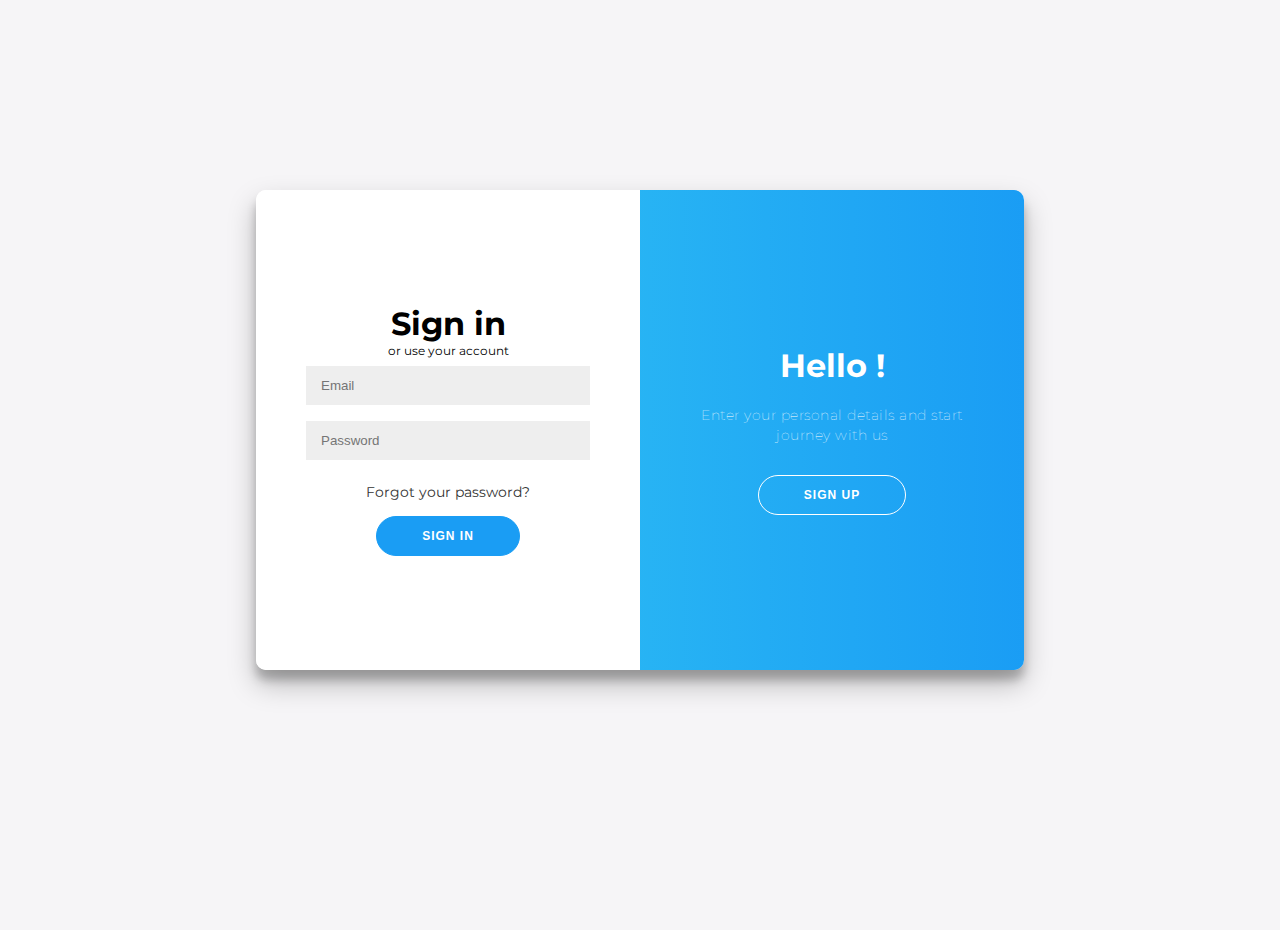
<file: login.html>
<!DOCTYPE html>
<html lang="en">

<head>
  <meta charset="UTF-8">
  <meta http-equiv="X-UA-Compatible" content="IE=edge">
  <meta name="viewport" content="width=device-width, initial-scale=1.0">
  <title>login piéce détacher  </title>

  <!-- 
    - favicon
  -->
  <link rel="shortcut icon" href="./favicon.svg" type="image/svg+xml">

  <!-- 
    - custom css link
  -->
  
  <link rel="stylesheet" href="./assets/css/login.css">

  <!-- 
    - google font link
  -->

 
</head>

<body>


    <div class="container" id="container">
	<div class="form-container sign-up-container">
		<form action="#">
			<h1>Create Account</h1>
		
			<span>or use your email for registration</span>
			<input type="text" placeholder="Name" />
			<input type="email" placeholder="Email" />
			<input type="password" placeholder="Password" />
			<button>Sign Up</button>
		</form>
	</div>
	<div class="form-container sign-in-container">
		<form action="#">
			<h1>Sign in</h1>
		
			<span>or use your account</span>
			<input type="email" placeholder="Email" />
			<input type="password" placeholder="Password" />
			<a href="#">Forgot your password?</a>
			<button>Sign In</button>
		</form>
	</div>
	<div class="overlay-container">
		<div class="overlay">
			<div class="overlay-panel overlay-left">
				<h1>Welcome Back!</h1>
				<p>To keep connected with us please login with your personal info</p>
				<button class="ghost" id="signIn">Sign In</button>
			</div>
			<div class="overlay-panel overlay-right">
				<h1>Hello !</h1>
				<p>Enter your personal details and start journey with us</p>
				<button class="ghost" id="signUp">Sign Up</button>
			</div>
		</div>
	</div>
</div>

<script src="./assets/js/login.js"></script>
</file>
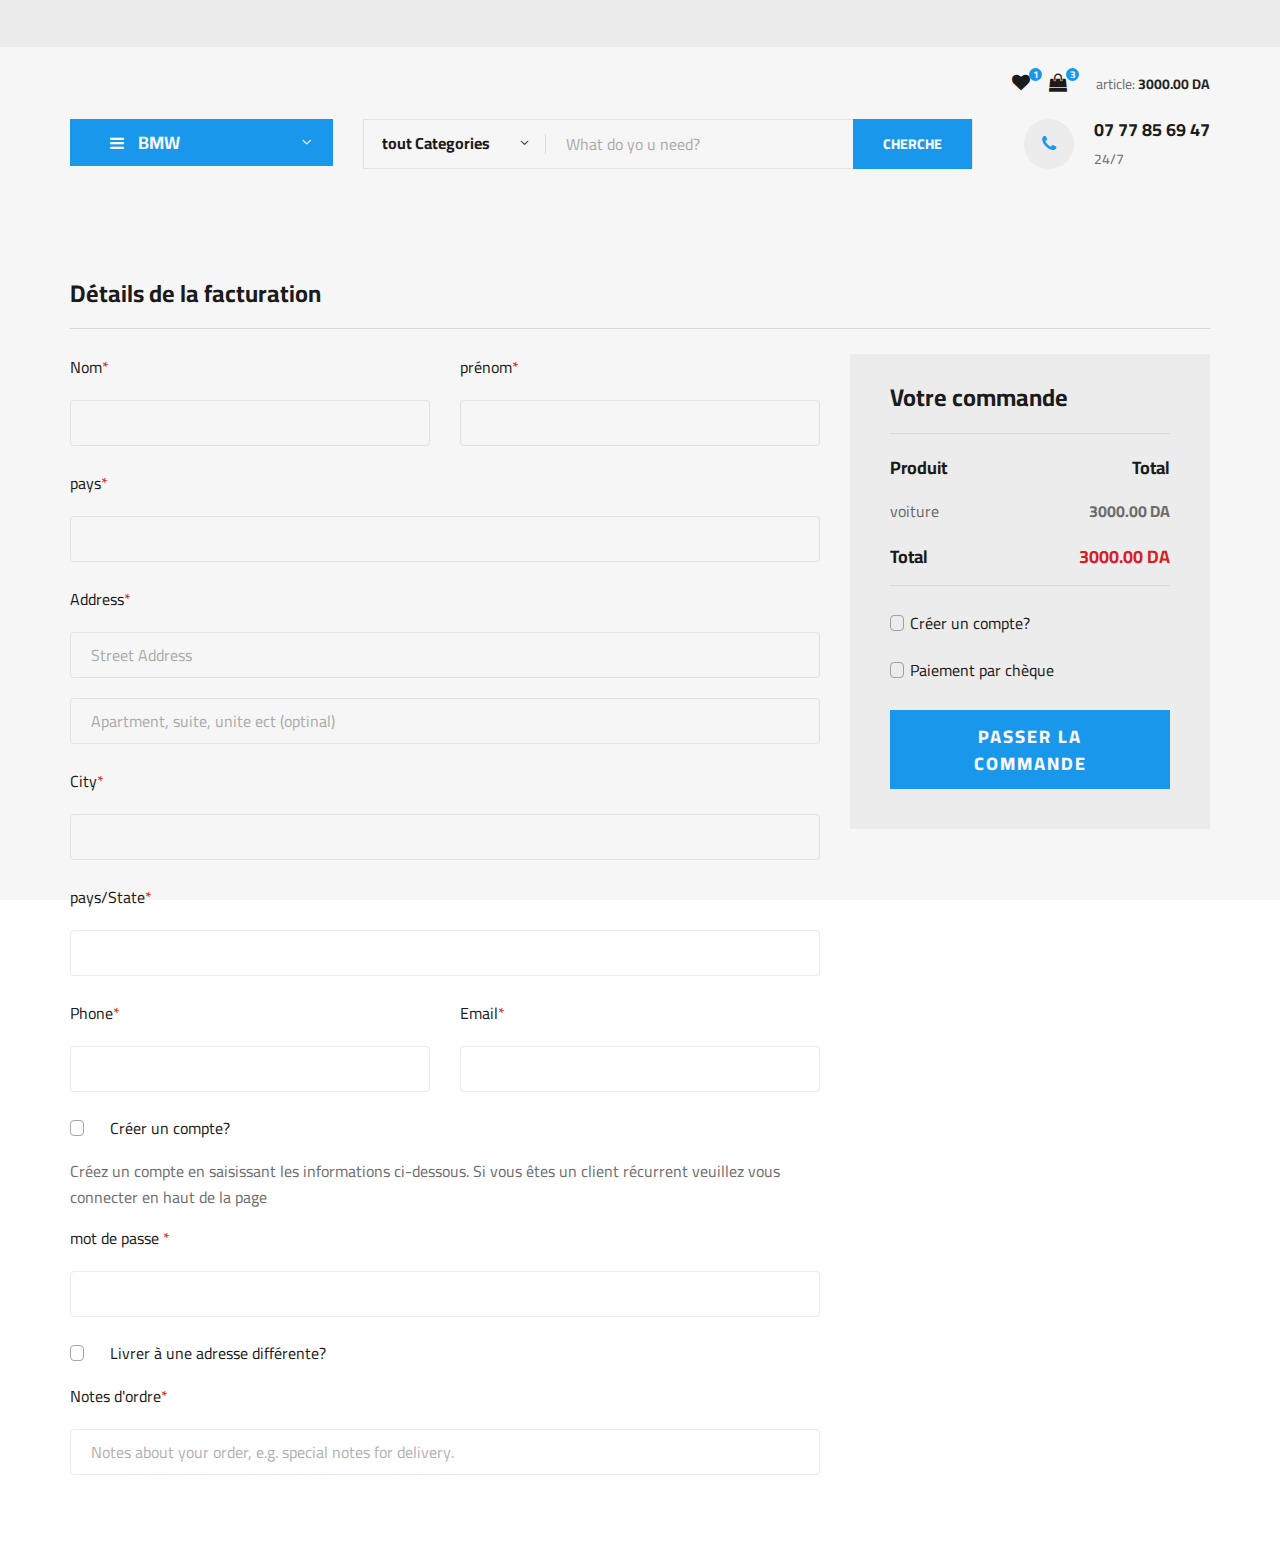
<file: shop/checkout.html>
<!DOCTYPE html>
<html lang="zxx">

<head>
    <meta charset="UTF-8">
    <meta name="description" content="Ogani Template">
    <meta name="keywords" content="Ogani, unica, creative, html">
    <meta name="viewport" content="width=device-width, initial-scale=1.0">
    <meta http-equiv="X-UA-Compatible" content="ie=edge">
    <title>Ogani | Template</title>

    <!-- Google Font -->
    <link href="https://fonts.googleapis.com/css2?family=Cairo:wght@200;300;400;600;900&display=swap" rel="stylesheet">

    <!-- Css Styles -->
    <link rel="stylesheet" href="css/bootstrap.min.css" type="text/css">
    <link rel="stylesheet" href="css/font-awesome.min.css" type="text/css">
    <link rel="stylesheet" href="css/elegant-icons.css" type="text/css">
    <link rel="stylesheet" href="css/nice-select.css" type="text/css">
    <link rel="stylesheet" href="css/jquery-ui.min.css" type="text/css">
    <link rel="stylesheet" href="css/owl.carousel.min.css" type="text/css">
    <link rel="stylesheet" href="css/slicknav.min.css" type="text/css">
    <link rel="stylesheet" href="css/style.css" type="text/css">
</head>

<body>
    <!-- Page Preloder -->
    <div id="preloder">
        <div class="loader"></div>
    </div>

    <header class="header">
        <div class="header__top">
            <div class="container">
                <div class="row">
                    <div class="col-lg-6">
                        <div class="header__top__left">
                    
                            </div>
                            <div class="header__top__right__auth">
                            
                            </div>
                        </div>
                    </div>
                </div>
            </div>
        </div>
        <div class="container">
            <div class="row">
                <div class="col-lg-3">
                    <div class="header__logo">
                    </div>
                </div>
                <div class="col-lg-6">
                    <nav class="header__menu">
                  
                    </nav>
                </div>
                <div class="col-lg-3">
                    <div class="header__cart">
                        <ul>
                            <li><a href="#"><i class="fa fa-heart"></i> <span>1</span></a></li>
                            <li><a href="#"><i class="fa fa-shopping-bag"></i> <span>3</span></a></li>
                        </ul>
                        <div class="header__cart__price">article: <span> 3000.00 DA</span></div>
                    </div>
                </div>
            </div>
            <div class="humberger__open">
                <i class="fa fa-bars"></i>
            </div>
        </div>
    </header>
    <!-- Header Section End -->

    <!-- Hero Section Begin -->
    <section class="hero hero-normal">
        <div class="container">
            <div class="row">
                <div class="col-lg-3">
                    <div class="hero__categories">
                        <div class="hero__categories__all">
                            <i class="fa fa-bars"></i>
                            <span>BMW </span>
                        </div>
                        <ul>
                            <li><a href="#">audi </a></li>
                            <li><a href="#">mercedes</a></li>
                            <li><a href="#"> porshe</a></li>
                      
                        </ul>
                    </div>
                </div>
                <div class="col-lg-9">
                    <div class="hero__search">
                        <div class="hero__search__form">
                            <form action="#">
                                <div class="hero__search__categories">
                                    tout Categories
                                    <span class="arrow_carrot-down"></span>
                                </div>
                                <input type="text" placeholder="What do yo u need?">
                                <button type="submit" class="site-btn">cherche</button>
                            </form>
                        </div>
                        <div class="hero__search__phone">
                            <div class="hero__search__phone__icon">
                                <i class="fa fa-phone"></i>
                            </div>
                            <div class="hero__search__phone__text">
                                <h5>07 77 85 69 47</h5>
                                <span> 24/7 </span>
                            </div>
                        </div>
                    </div>
                </div>
            </div>
        </div>
    </section>
    <!-- Hero Section End -->



    <!-- Checkout Section Begin -->
    <section class="checkout spad">
        <div class="container">
            <div class="row">
                <div class="col-lg-12">
                 
                </div>
            </div>
            <div class="checkout__form">
                <h4>Détails de la facturation </h4>
                <form action="#">
                    <div class="row">
                        <div class="col-lg-8 col-md-6">
                            <div class="row">
                                <div class="col-lg-6">
                                    <div class="checkout__input">
                                        <p> Nom<span>*</span></p>
                                        <input type="text">
                                    </div>
                                </div>
                                <div class="col-lg-6">
                                    <div class="checkout__input">
                                        <p> prénom<span>*</span></p>
                                        <input type="text">
                                    </div>
                                </div>
                            </div>
                            <div class="checkout__input">
                                <p>pays<span>*</span></p>
                                <input type="text">
                            </div>
                            <div class="checkout__input">
                                <p>Address<span>*</span></p>
                                <input type="text" placeholder="Street Address" class="checkout__input__add">
                                <input type="text" placeholder="Apartment, suite, unite ect (optinal)">
                            </div>
                            <div class="checkout__input">
                                <p>City<span>*</span></p>
                                <input type="text">
                            </div>
                            <div class="checkout__input">
                                <p>pays/State<span>*</span></p>
                                <input type="text">
                            </div>
                           
                            <div class="row">
                                <div class="col-lg-6">
                                    <div class="checkout__input">
                                        <p>Phone<span>*</span></p>
                                        <input type="text">
                                    </div>
                                </div>
                                <div class="col-lg-6">
                                    <div class="checkout__input">
                                        <p>Email<span>*</span></p>
                                        <input type="text">
                                    </div>
                                </div>
                            </div>
                            <div class="checkout__input__checkbox">
                                <label for="acc">
                                    Créer un compte?                                    <input type="checkbox" id="acc">
                                    <span class="checkmark"></span>
                                </label>
                            </div>
                            <p>Créez un compte en saisissant les informations ci-dessous. Si vous êtes un client récurrent
                                veuillez vous connecter en haut de la page</p>
                            <div class="checkout__input">
                                <p>mot de passe <span>*</span></p>
                                <input type="text">
                            </div>
                            <div class="checkout__input__checkbox">
                                <label for="diff-acc">
                                    Livrer à une adresse différente?
                                    <input type="checkbox" id="diff-acc">
                                    <span class="checkmark"></span>
                                </label>
                            </div>
                            <div class="checkout__input">
                                <p>Notes d'ordre<span>*</span></p>
                                <input type="text"
                                    placeholder="Notes about your order, e.g. special notes for delivery.">
                            </div>
                        </div>
                        <div class="col-lg-4 col-md-6">
                            <div class="checkout__order">
                                <h4>Votre commande</h4>
                                <div class="checkout__order__products">Produit <span>Total</span></div>
                                <ul>
                                    <li> voiture <span>3000.00 DA</span></li>
                           
                                </ul>
                                <div class="checkout__order__total">Total <span>3000.00 DA</span></div>
                                <div class="checkout__input__checkbox">
                                    <label for="acc-or">
                                        Créer un compte?                                        <input type="checkbox" id="acc-or">
                                        <span class="checkmark"></span>
                                    </label>
                                </div>
                                <p></p>
                                <div class="checkout__input__checkbox">
                                    <label for="payment">
                                        Paiement par chèque                                        <input type="checkbox" id="payment">
                                        <span class="checkmark"></span>
                                    </label>
                                </div>
                             
                                  <a href="order.html"> <button  class="site-btn">  PASSER LA COMMANDE</button> </a>
                            </div>
                        </div>
                    </div>
                </form>
            </div>
        </div>
    </section>
    <!-- Checkout Section End -->

  
  

    <!-- Js Plugins -->
    <script src="js/jquery-3.3.1.min.js"></script>
    <script src="js/bootstrap.min.js"></script>
    <script src="js/jquery.nice-select.min.js"></script>
    <script src="js/jquery-ui.min.js"></script>
    <script src="js/jquery.slicknav.js"></script>
    <script src="js/mixitup.min.js"></script>
    <script src="js/owl.carousel.min.js"></script>
    <script src="js/main.js"></script>

 

</body>

</html>
</file>
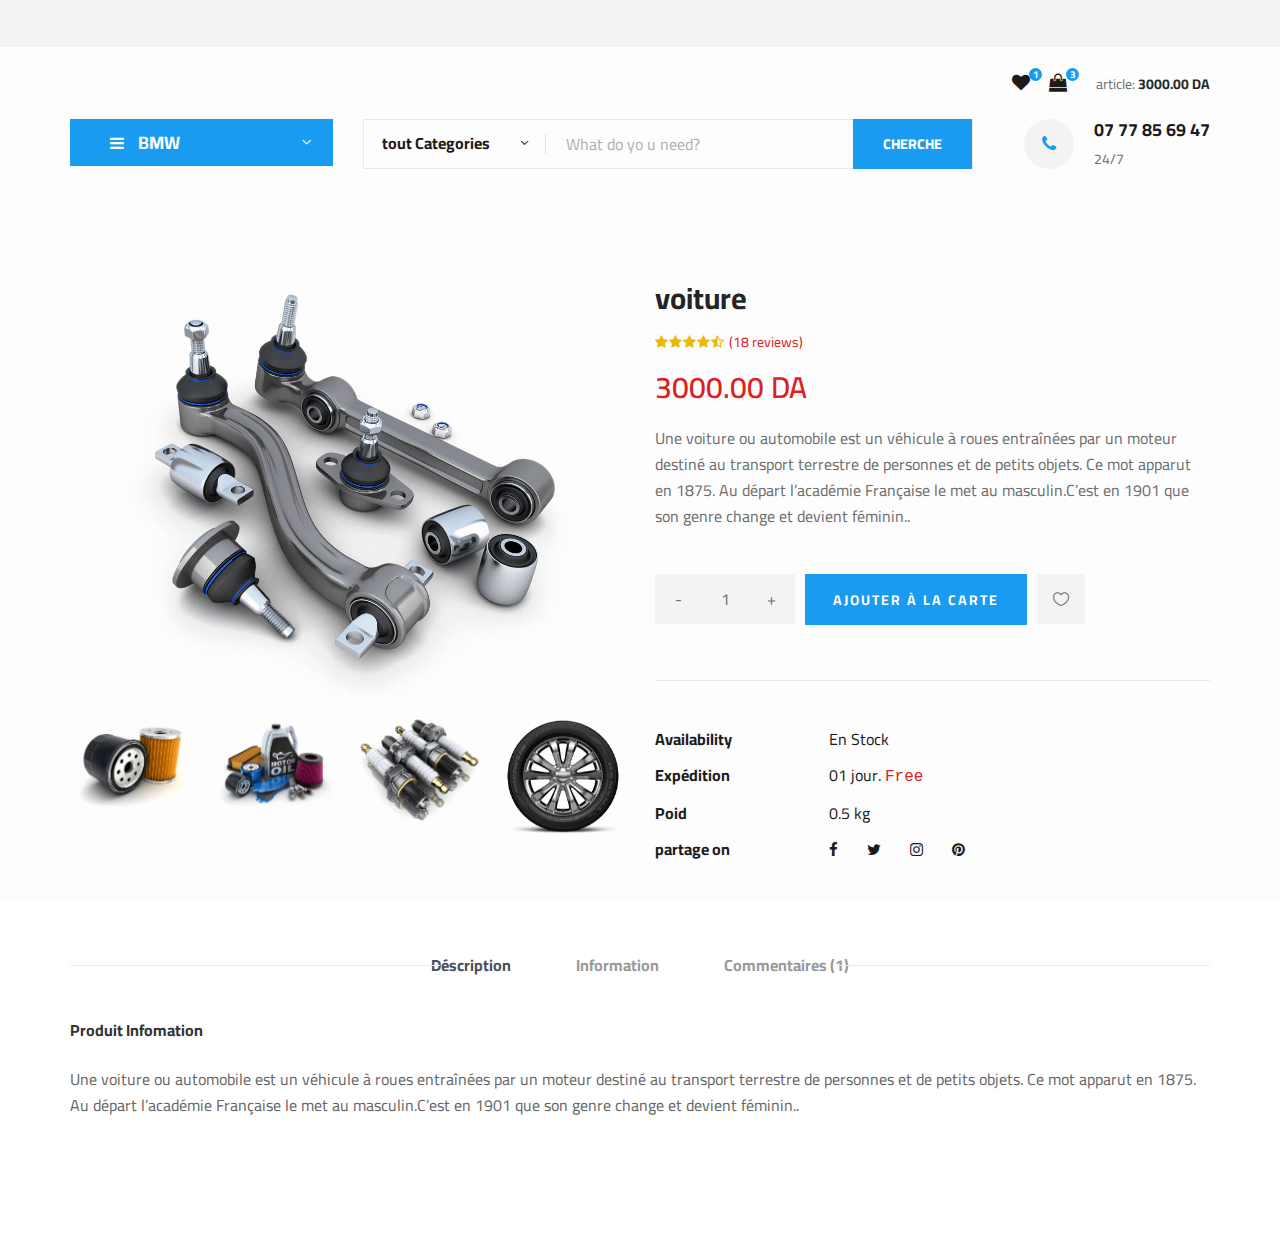
<file: shop/shop-details.html>
<!DOCTYPE html>
<html lang="zxx">

<head>
    <meta charset="UTF-8">
    <meta name="description" content="Ogani Template">
    <meta name="keywords" content="Ogani, unica, creative, html">
    <meta name="viewport" content="width=device-width, initial-scale=1.0">
    <meta http-equiv="X-UA-Compatible" content="ie=edge">
    <title>Ogani | Template</title>

    <!-- Google Font -->
    <link href="https://fonts.googleapis.com/css2?family=Cairo:wght@200;300;400;600;900&display=swap" rel="stylesheet">

    <!-- Css Styles -->
    <link rel="stylesheet" href="css/bootstrap.min.css" type="text/css">
    <link rel="stylesheet" href="css/font-awesome.min.css" type="text/css">
    <link rel="stylesheet" href="css/elegant-icons.css" type="text/css">
    <link rel="stylesheet" href="css/nice-select.css" type="text/css">
    <link rel="stylesheet" href="css/jquery-ui.min.css" type="text/css">
    <link rel="stylesheet" href="css/owl.carousel.min.css" type="text/css">
    <link rel="stylesheet" href="css/slicknav.min.css" type="text/css">
    <link rel="stylesheet" href="css/style.css" type="text/css">
</head>

<body>
    <!-- Page Preloder -->
    <div id="preloder">
        <div class="loader"></div>
    </div>

    <!-- Humberger End -->

    <!-- Header Section Begin -->
    <header class="header">
        <div     <header class="header">
            <div class="header__top">
                <div class="container">
                    <div class="row">
                        <div class="col-lg-6">
                            <div class="header__top__left">
                        
                                </div>
                                <div class="header__top__right__auth">
                                
                                </div>
                            </div>
                        </div>
                    </div>
                </div>
            </div>
            <div class="container">
                <div class="row">
                    <div class="col-lg-3">
                        <div class="header__logo">
                        </div>
                    </div>
                    <div class="col-lg-6">
                        <nav class="header__menu">
                      
                        </nav>
                    </div>
                    <div class="col-lg-3">
                        <div class="header__cart">
                            <ul>
                                <li><a href="#"><i class="fa fa-heart"></i> <span>1</span></a></li>
                                <li><a href="#"><i class="fa fa-shopping-bag"></i> <span>3</span></a></li>
                            </ul>
                            <div class="header__cart__price">article: <span> 3000.00 DA</span></div>
                        </div>
                    </div>
                </div>
                <div class="humberger__open">
                    <i class="fa fa-bars"></i>
                </div>
            </div>
        </header>
        <!-- Header Section End -->
    
        <!-- Hero Section Begin -->
        <section class="hero hero-normal">
            <div class="container">
                <div class="row">
                    <div class="col-lg-3">
                        <div class="hero__categories">
                            <div class="hero__categories__all">
                                <i class="fa fa-bars"></i>
                                <span>BMW </span>
                            </div>
                            <ul>
                                <li><a href="#">audi </a></li>
                                <li><a href="#">mercedes</a></li>
                                <li><a href="#"> porshe</a></li>
                          
                            </ul>
                        </div>
                    </div>
                    <div class="col-lg-9">
                        <div class="hero__search">
                            <div class="hero__search__form">
                                <form action="#">
                                    <div class="hero__search__categories">
                                        tout Categories
                                        <span class="arrow_carrot-down"></span>
                                    </div>
                                    <input type="text" placeholder="What do yo u need?">
                                    <button type="submit" class="site-btn">cherche</button>
                                </form>
                            </div>
                            <div class="hero__search__phone">
                                <div class="hero__search__phone__icon">
                                    <i class="fa fa-phone"></i>
                                </div>
                                <div class="hero__search__phone__text">
                                    <h5>07 77 85 69 47</h5>
                                    <span> 24/7 </span>
                                </div>
                            </div>
                        </div>
                    </div>
                </div>
            </div>
        </section>
    <!-- Hero Section End -->

    <!-- Breadcrumb Section Begin -->

    <!-- Breadcrumb Section End -->

    <!-- Product Details Section Begin -->
    <section class="product-details spad">
        <div class="container">
            <div class="row">
                <div class="col-lg-6 col-md-6">
                    <div class="product__details__pic">
                        <div class="product__details__pic__item">
                            <img class="product__details__pic__item--large"
                                src="img/product/discount/pd-1.png" alt="">
                        </div>
                        <div class="product__details__pic__slider owl-carousel">
                            <img data-imgbigurl="img/product/discount/pd-2.png"
                                src="img/product/discount/pd-2.png" alt="">
                            <img data-imgbigurl="img/product/discount/pd-3.png"
                                src="img/product/discount/pd-3.png" alt="">
                            <img data-imgbigurl="img/product/discount/pd-4.png"
                                src="img/product/discount/pd-4.png" alt="">
                            <img data-imgbigurl="img/product/discount/pd-5.png"
                                src="img/product/discount/pd-5.png" alt="">
                        </div>
                    </div>
                </div>
                <div class="col-lg-6 col-md-6">
                    <div class="product__details__text">
                        <h3>voiture</h3>
                        <div class="product__details__rating">
                            <i class="fa fa-star"></i>
                            <i class="fa fa-star"></i>
                            <i class="fa fa-star"></i>
                            <i class="fa fa-star"></i>
                            <i class="fa fa-star-half-o"></i>
                            <span>(18 reviews)</span>
                        </div>
                        <div class="product__details__price">3000.00 DA</div>
                        <p>Une voiture ou automobile est un véhicule à roues entraînées par un moteur destiné au transport terrestre de personnes et de petits objets. Ce mot apparut en 1875. Au départ l’académie Française le met au masculin.C’est en 1901 que son genre change et devient féminin..</p>
                        <div class="product__details__quantity">
                            <div class="quantity">
                                <div class="pro-qty">
                                    <input type="text" value="1">
                                </div>
                            </div>
                        </div>
                        <a href="checkout.html" class="primary-btn"> ajouter à la carte</a>
                        <a href="#" class="heart-icon"><span class="icon_heart_alt"></span></a>
                        <ul>
                            <li><b>Availability</b> <span>En Stock</span></li>
                            <li><b>Expédition</b> <span>01  jour. <samp>Free </samp></span></li>
                            <li><b>Poid</b> <span>0.5 kg</span></li>
                            <li><b>partage  on</b>
                                <div class="share">
                                    <a href="#"><i class="fa fa-facebook"></i></a>
                                    <a href="#"><i class="fa fa-twitter"></i></a>
                                    <a href="#"><i class="fa fa-instagram"></i></a>
                                    <a href="#"><i class="fa fa-pinterest"></i></a>
                                </div>
                            </li>
                        </ul>
                    </div>
                </div>
                <div class="col-lg-12">
                    <div class="product__details__tab">
                        <ul class="nav nav-tabs" role="tablist">
                            <li class="nav-item">
                                <a class="nav-link active" data-toggle="tab" href="#tabs-1" role="tab"
                                    aria-selected="true">Déscription</a>
                            </li>
                            <li class="nav-item">
                                <a class="nav-link" data-toggle="tab" href="#tabs-2" role="tab"
                                    aria-selected="false">Information</a>
                            </li>
                            <li class="nav-item">
                                <a class="nav-link" data-toggle="tab" href="#tabs-3" role="tab"
                                    aria-selected="false">Commentaires <span>(1)</span></a>
                            </li>
                        </ul>
                        <div class="tab-content">
                            <div class="tab-pane active" id="tabs-1" role="tabpanel">
                                <div class="product__details__tab__desc">
                                    <h6>Produit Infomation</h6>
                                    <p>Une voiture ou automobile est un véhicule à roues entraînées par un moteur destiné au transport terrestre de personnes et de petits objets. Ce mot apparut en 1875. Au départ l’académie Française le met au masculin.C’est en 1901 que son genre change et devient féminin..</p>
                                      
                                </div>
                            </div>
                            <div class="tab-pane" id="tabs-2" role="tabpanel">
                                <div class="product__details__tab__desc">
                                    <h6> Infomation</h6>
                                    <p>Une voiture ou automobile est un véhicule à roues entraînées par un moteur destiné au transport terrestre de personnes et de petits objets. Ce mot apparut en 1875. Au départ l’académie Française le met au masculin.C’est en 1901 que son genre change et devient féminin..</p>
                           
                                </div>
                            </div>
                            <div class="tab-pane" id="tabs-3" role="tabpanel">
                                <div class="product__details__tab__desc">
                                    <h6> </h6>
                                    <p> Une voiture ou automobile est un véhicule à roues entraînées par un moteur destiné au transport terrestre de personnes et de petits objets. Ce mot apparut en 1875. Au départ l’académie Française le met au masculin.C’est en 1901 que son genre change et devient féminin..</p>
                                </div>
                            </div>
                        </div>
                    </div>
                </div>
            </div>
        </div>
    </section>
    <!-- Product Details Section End -->


    <!-- Related Product Section End -->

    <!-- Footer Section End -->

    <!-- Js Plugins -->
    <script src="js/jquery-3.3.1.min.js"></script>
    <script src="js/bootstrap.min.js"></script>
    <script src="js/jquery.nice-select.min.js"></script>
    <script src="js/jquery-ui.min.js"></script>
    <script src="js/jquery.slicknav.js"></script>
    <script src="js/mixitup.min.js"></script>
    <script src="js/owl.carousel.min.js"></script>
    <script src="js/main.js"></script>


</body>

</html>
</file>
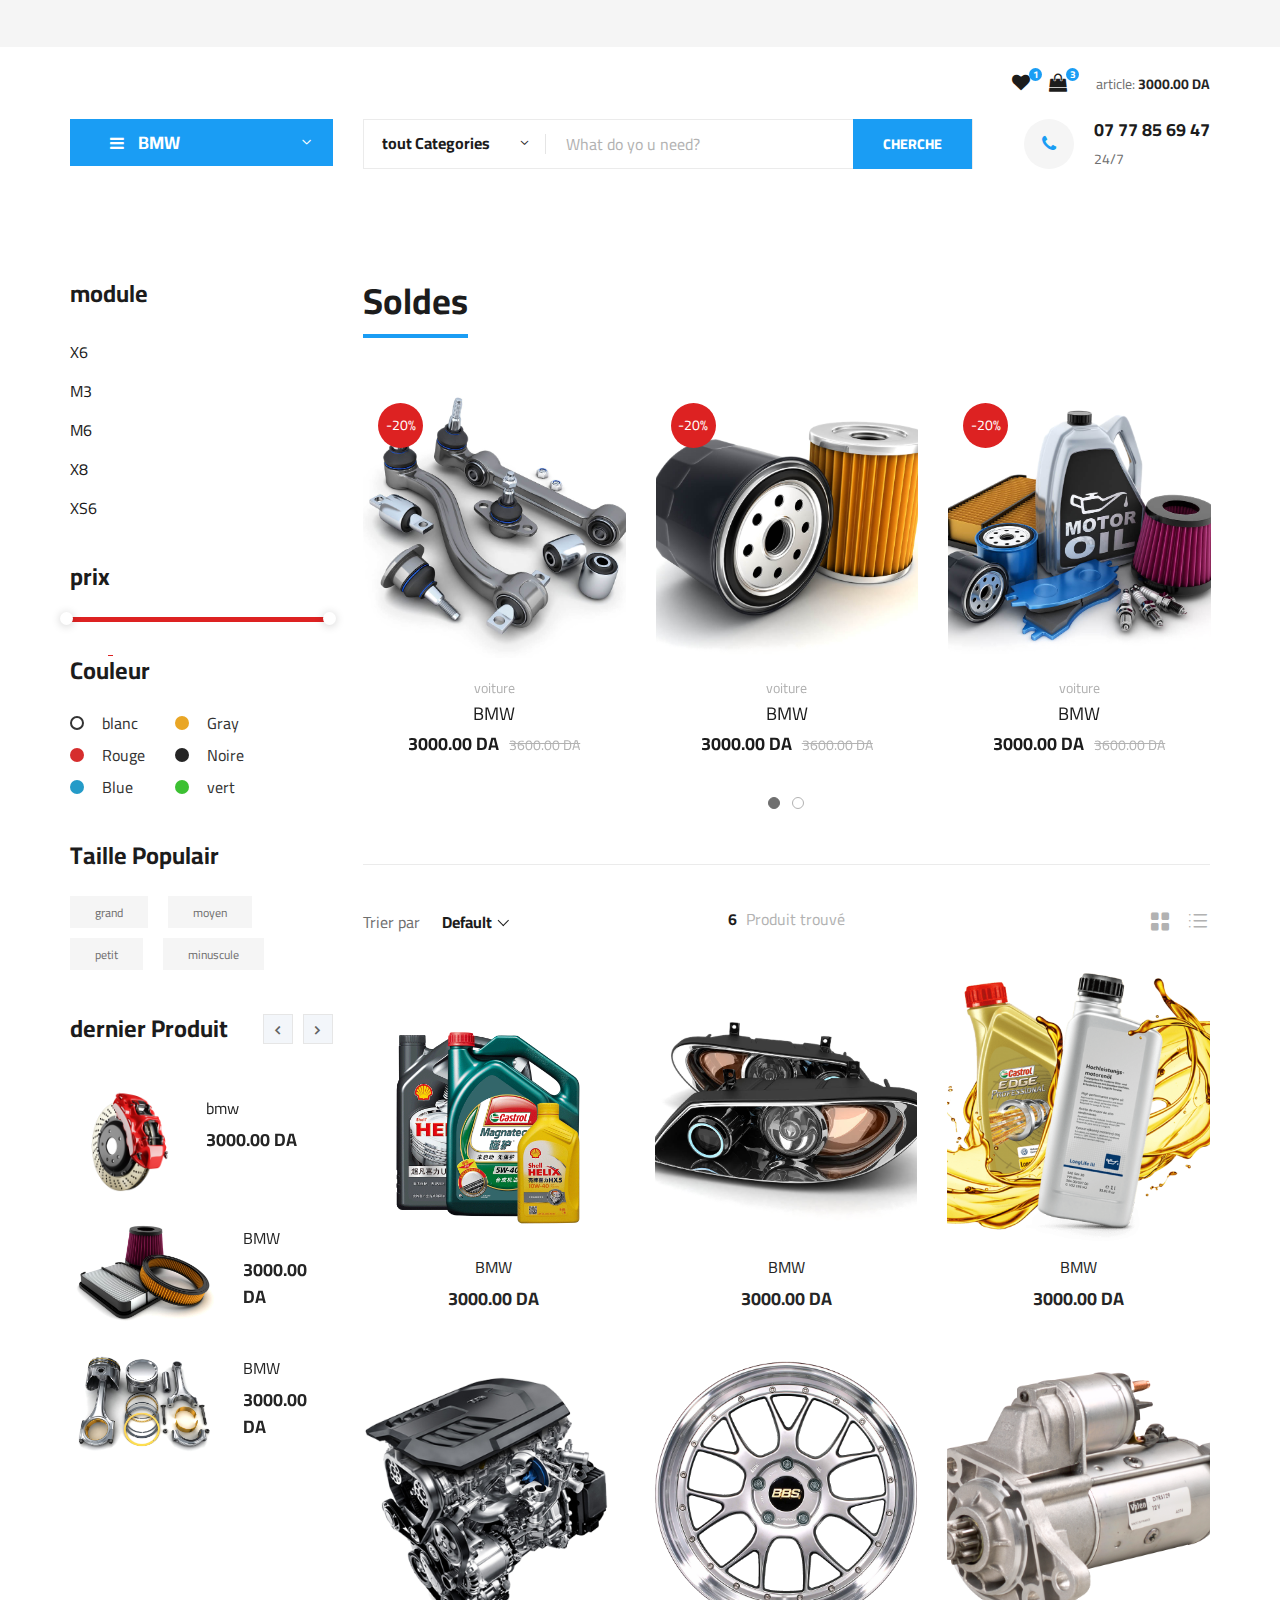
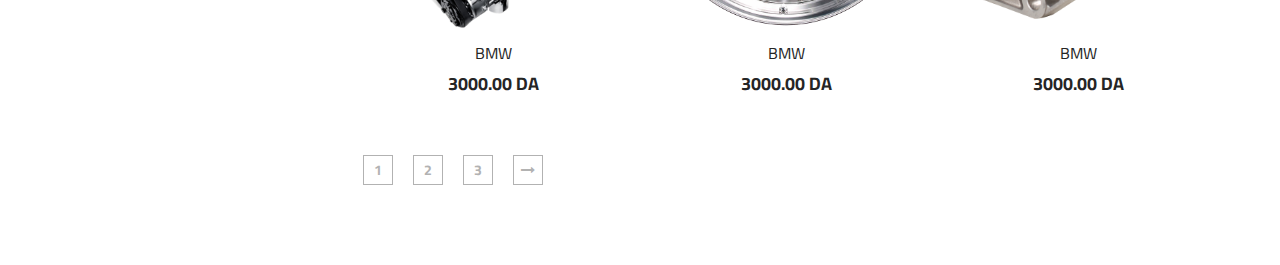
<file: shop/shop-grid.html>
<!DOCTYPE html>
<html lang="zxx">

<head>
    <meta charset="UTF-8">
    <meta name="description" content="Ogani Template">
    <meta name="keywords" content="Ogani, unica, creative, html">
    <meta name="viewport" content="width=device-width, initial-scale=1.0">
    <meta http-equiv="X-UA-Compatible" content="ie=edge">
    <title>Ogani | Template</title>

    <!-- Google Font -->
    <link href="https://fonts.googleapis.com/css2?family=Cairo:wght@200;300;400;600;900&display=swap" rel="stylesheet">

    <!-- Css Styles -->
    <link rel="stylesheet" href="css/bootstrap.min.css" type="text/css">
    <link rel="stylesheet" href="css/font-awesome.min.css" type="text/css">
    <link rel="stylesheet" href="css/elegant-icons.css" type="text/css">
    <link rel="stylesheet" href="css/nice-select.css" type="text/css">
    <link rel="stylesheet" href="css/jquery-ui.min.css" type="text/css">
    <link rel="stylesheet" href="css/owl.carousel.min.css" type="text/css">
    <link rel="stylesheet" href="css/slicknav.min.css" type="text/css">
    <link rel="stylesheet" href="css/style.css" type="text/css">
</head>

<body>
    <!-- Page Preloder -->
    <div id="preloder">
        <div class="loader"></div>
    </div>

    <!-- Humberger Begin -->
   
    <!-- Header Section Begin -->
    <header class="header">
        <div class="header__top">
            <div class="container">
                <div class="row">
                    <div class="col-lg-6">
                        <div class="header__top__left">
                    
                            </div>
                            <div class="header__top__right__auth">
                            
                            </div>
                        </div>
                    </div>
                </div>
            </div>
        </div>
        <div class="container">
            <div class="row">
                <div class="col-lg-3">
                    <div class="header__logo">
                    </div>
                </div>
                <div class="col-lg-6">
                    <nav class="header__menu">
                  
                    </nav>
                </div>
                <div class="col-lg-3">
                    <div class="header__cart">
                        <ul>
                            <li><a href="#"><i class="fa fa-heart"></i> <span>1</span></a></li>
                            <li><a href="#"><i class="fa fa-shopping-bag"></i> <span>3</span></a></li>
                        </ul>
                        <div class="header__cart__price">article: <span> 3000.00 DA</span></div>
                    </div>
                </div>
            </div>
            <div class="humberger__open">
                <i class="fa fa-bars"></i>
            </div>
        </div>
    </header>
    <!-- Header Section End -->

    <!-- Hero Section Begin -->
    <section class="hero hero-normal">
        <div class="container">
            <div class="row">
                <div class="col-lg-3">
                    <div class="hero__categories">
                        <div class="hero__categories__all">
                            <i class="fa fa-bars"></i>
                            <span>BMW </span>
                        </div>
                        <ul>
                            <li><a href="#">audi </a></li>
                            <li><a href="#">mercedes</a></li>
                            <li><a href="#"> porshe</a></li>
                      
                        </ul>
                    </div>
                </div>
                <div class="col-lg-9">
                    <div class="hero__search">
                        <div class="hero__search__form">
                            <form action="#">
                                <div class="hero__search__categories">
                                    tout Categories
                                    <span class="arrow_carrot-down"></span>
                                </div>
                                <input type="text" placeholder="What do yo u need?">
                                <button type="submit" class="site-btn">cherche</button>
                            </form>
                        </div>
                        <div class="hero__search__phone">
                            <div class="hero__search__phone__icon">
                                <i class="fa fa-phone"></i>
                            </div>
                            <div class="hero__search__phone__text">
                                <h5>07 77 85 69 47</h5>
                                <span> 24/7 </span>
                            </div>
                        </div>
                    </div>
                </div>
            </div>
        </div>
    </section>
    <!-- Hero Section End -->

    <!-- Breadcrumb Section Begin -->

    <!-- Breadcrumb Section End -->

    <!-- Product Section Begin -->
    <section class="product spad">
        <div class="container">
            <div class="row">
                <div class="col-lg-3 col-md-5">
                    <div class="sidebar">
                        <div class="sidebar__item">
                            <h4>module</h4>
                            <ul>
                                <li><a href="#">X6 </a></li>
                                <li><a href="#">M3</a></li>
                                <li><a href="#">M6</a></li>
                                <li><a href="#">X8</a></li>
                                <li><a href="#">XS6</a></li>
                             
                            </ul>
                        </div>
                        <div class="sidebar__item">
                            <h4>prix</h4>
                            <div class="price-range-wrap">
                                <div class="price-range ui-slider ui-corner-all ui-slider-horizontal ui-widget ui-widget-content"
                                    data-min="10" data-max="540">
                                    <div class="ui-slider-range ui-corner-all ui-widget-header"></div>
                                    <span tabindex="0" class="ui-slider-handle ui-corner-all ui-state-default"></span>
                                    <span tabindex="0" class="ui-slider-handle ui-corner-all ui-state-default"></span>
                                </div>
                                <div class="range-slider">
                                    <div class="price-input">
                                   
                                    </div>
                                </div>
                            </div>
                        </div>
                        <div class="sidebar__item sidebar__item__color--option">
                            <h4>Couleur</h4>
                            <div class="sidebar__item__color sidebar__item__color--white">
                                <label for="white">
                                    blanc
                                    <input type="radio" id="white">
                                </label>
                            </div>
                            <div class="sidebar__item__color sidebar__item__color--gray">
                                <label for="gray">
                                    Gray
                                    <input type="radio" id="gray">
                                </label>
                            </div>
                            <div class="sidebar__item__color sidebar__item__color--red">
                                <label for="red">
                                    Rouge
                                    <input type="radio" id="red">
                                </label>
                            </div>
                            <div class="sidebar__item__color sidebar__item__color--black">
                                <label for="black">
                                    Noire
                                    <input type="radio" id="black">
                                </label>
                            </div>
                            <div class="sidebar__item__color sidebar__item__color--blue">
                                <label for="blue">
                                    Blue
                                    <input type="radio" id="blue">
                                </label>
                            </div>
                            <div class="sidebar__item__color sidebar__item__color--green">
                                <label for="green">
                                    vert
                                    <input type="radio" id="green">
                                </label>
                            </div>
                        </div>
                        <div class="sidebar__item">
                            <h4>Taille Populair</h4>
                            <div class="sidebar__item__size">
                                <label for="large">
                                    grand
                                    <input type="radio" id="large">
                                </label>
                            </div>
                            <div class="sidebar__item__size">
                                <label for="medium">
                                    moyen
                                    <input type="radio" id="medium">
                                </label>
                            </div>
                            <div class="sidebar__item__size">
                                <label for="small">
                                    petit
                                    <input type="radio" id="small">
                                </label>
                            </div>
                            <div class="sidebar__item__size">
                                <label for="tiny">
                                    minuscule
                                    <input type="radio" id="tiny">
                                </label>
                            </div>
                        </div>
                        <div class="sidebar__item">
                            <div class="latest-product__text">
                                <h4>dernier Produit</h4>
                                <div class="latest-product__slider owl-carousel">
                                    <div class="latest-prdouct__slider__item">
                                        <a href="#" class="latest-product__item">
                                            <div class="latest-product__item__pic">
                                                <img src="img/latest-product/lp-1.png" alt="">
                                            </div>
                                            <div class="latest-product__item__text">
                                                <h6>bmw  </h6>
                                                <span>3000.00 DA</span>
                                            </div>
                                        </a>
                                        <a href="#" class="latest-product__item">
                                            <div class="latest-product__item__pic">
                                                <img src="img/latest-product/lp-2.png" alt="">
                                            </div>
                                            <div class="latest-product__item__text">
                                                <h6>BMW  </h6>
                                                <span>3000.00 DA</span>
                                            </div>
                                        </a>
                                        <a href="#" class="latest-product__item">
                                            <div class="latest-product__item__pic">
                                                <img src="img/latest-product/lp-3.png" alt="">
                                            </div>
                                            <div class="latest-product__item__text">
                                                <h6>BMW  </h6>
                                                <span>3000.00 DA</span>
                                            </div>
                                        </a>
                                    </div>
                                    <div class="latest-prdouct__slider__item">
                                        <a href="#" class="latest-product__item">
                                            <div class="latest-product__item__pic">
                                                <img src="img/latest-product/lp-1.png" alt="">
                                            </div>
                                            <div class="latest-product__item__text">
                                                <h6>BMW</h6>
                                                <span>3000.00 DA</span>
                                            </div>
                                        </a>
                                        <a href="#" class="latest-product__item">
                                            <div class="latest-product__item__pic">
                                                <img src="img/latest-product/lp-2.png" alt="">
                                            </div>
                                            <div class="latest-product__item__text">
                                                <h6>BMW</h6>
                                                <span>3000.00 DA</span>
                                            </div>
                                        </a>
                                        <a href="#" class="latest-product__item">
                                            <div class="latest-product__item__pic">
                                                <img src="img/latest-product/lp-3.png" alt="">
                                            </div>
                                            <div class="latest-product__item__text">
                                                <h6>BMW</h6>
                                                <span>3000.00 DA</span>
                                            </div>
                                        </a>
                                    </div>
                                </div>
                            </div>
                        </div>
                    </div>
                </div>
                <div class="col-lg-9 col-md-7">
                    <div class="product__discount">
                        <div class="section-title product__discount__title">
                            <h2>Soldes </h2>
                        </div>
                        <div class="row">
                            <div class="product__discount__slider owl-carousel">
                                <div class="col-lg-4">
                                    <div class="product__discount__item">
                                        <div class="product__discount__item__pic set-bg"
                                            data-setbg="img/product/discount/pd-1.png">
                                            <div class="product__discount__percent">-20%</div>
                                            <ul class="product__item__pic__hover">
                                                <li><a href="#"><i class="fa fa-heart"></i></a></li>
                                                <li><a href="#"><i class="fa fa-retweet"></i></a></li>
                                                <li><a href="shop-details.html"><i class="fa fa-shopping-cart"></i></a></li>
                                            </ul>
                                        </div>
                                        <div class="product__discount__item__text">
                                            <span>voiture</span>
                                            <h5><a href="#">BMW</a></h5>
                                            <div class="product__item__price">3000.00 DA<span>3600.00 DA</span></div>
                                        </div>
                                    </div>
                                </div>
                                <div class="col-lg-4">
                                    <div class="product__discount__item">
                                        <div class="product__discount__item__pic set-bg"
                                            data-setbg="img/product/discount/pd-2.png">
                                            <div class="product__discount__percent">-20%</div>
                                            <ul class="product__item__pic__hover">
                                                <li><a href="#"><i class="fa fa-heart"></i></a></li>
                                                <li><a href="#"><i class="fa fa-retweet"></i></a></li>
                                                <li><a href="shop-details.html"><i class="fa fa-shopping-cart"></i></a></li>
                                            </ul>
                                        </div>
                                        <div class="product__discount__item__text">
                                            <span>voiture</span>
                                            <h5><a href="#">BMW</a></h5>
                                            <div class="product__item__price">3000.00 DA<span>3600.00 DA</span></div>
                                        </div>
                                    </div>
                                </div>
                                <div class="col-lg-4">
                                    <div class="product__discount__item">
                                        <div class="product__discount__item__pic set-bg"
                                            data-setbg="img/product/discount/pd-3.png">
                                            <div class="product__discount__percent">-20%</div>
                                            <ul class="product__item__pic__hover">
                                                <li><a href="#"><i class="fa fa-heart"></i></a></li>
                                                <li><a href="#"><i class="fa fa-retweet"></i></a></li>
                                                <li><a href="shop-details.html"><i class="fa fa-shopping-cart"></i></a></li>
                                            </ul>
                                        </div>
                                        <div class="product__discount__item__text">
                                            <span>voiture</span>
                                            <h5><a href="#"> BMW</a></h5>
                                            <div class="product__item__price">3000.00 DA<span>3600.00 DA</span></div>
                                        </div>
                                    </div>
                                </div>
                                <div class="col-lg-4">
                                    <div class="product__discount__item">
                                        <div class="product__discount__item__pic set-bg"
                                            data-setbg="img/product/discount/pd-4.png">
                                            <div class="product__discount__percent">-20%</div>
                                            <ul class="product__item__pic__hover">
                                                <li><a href="#"><i class="fa fa-heart"></i></a></li>
                                                <li><a href="#"><i class="fa fa-retweet"></i></a></li>
                                                <li><a href="shop-details.html"><i class="fa fa-shopping-cart"></i></a></li>
                                            </ul>
                                        </div>
                                        <div class="product__discount__item__text">
                                            <span>voiture</span>
                                            <h5><a href="#">BMW</a></h5>
                                            <div class="product__item__price">3000.00 DA<span>3600.00 DA</span></div>
                                        </div>
                                    </div>
                                </div>
                                <div class="col-lg-4">
                                    <div class="product__discount__item">
                                        <div class="product__discount__item__pic set-bg"
                                            data-setbg="img/product/discount/pd-5.png">
                                            <div class="product__discount__percent">-20%</div>
                                            <ul class="product__item__pic__hover">
                                                <li><a href="#"><i class="fa fa-heart"></i></a></li>
                                                <li><a href="#"><i class="fa fa-retweet"></i></a></li>
                                                <li><a href="shop-details.html"><i class="fa fa-shopping-cart"></i></a></li>
                                            </ul>
                                        </div>
                                        <div class="product__discount__item__text">
                                            <span>voiture</span>
                                            <h5><a href="#">BMW</a></h5>
                                            <div class="product__item__price">3000.00 DA<span>3600.00 DA</span></div>
                                        </div>
                                    </div>
                                </div>
                                <div class="col-lg-4">
                                    <div class="product__discount__item">
                                        <div class="product__discount__item__pic set-bg"
                                            data-setbg="img/product/discount/pd-6.png">
                                            <div class="product__discount__percent">-20%</div>
                                            <ul class="product__item__pic__hover">
                                                <li><a href="#"><i class="fa fa-heart"></i></a></li>
                                                <li><a href="#"><i class="fa fa-retweet"></i></a></li>
                                                <li><a href="shop-details.html"><i class="fa fa-shopping-cart"></i></a></li>
                                            </ul>
                                        </div>
                                        <div class="product__discount__item__text">
                                            <span>voiture</span>
                                            <h5><a href="#">BMW</a></h5>
                                            <div class="product__item__price">3000.00 DA<span>3600.00 DA</span></div>
                                        </div>
                                    </div>
                                </div>
                            </div>
                        </div>
                    </div>
                    <div class="filter__item">
                        <div class="row">
                            <div class="col-lg-4 col-md-5">
                                <div class="filter__sort">
                                    <span>Trier par</span>
                                    <select>
                                        <option value="0">Default</option>
                                        <option value="0">Default</option>
                                    </select>
                                </div>
                            </div>
                            <div class="col-lg-4 col-md-4">
                                <div class="filter__found">
                                    <h6><span>6</span> Produit trouvé</h6>
                                </div>
                            </div>
                            <div class="col-lg-4 col-md-3">
                                <div class="filter__option">
                                    <span class="icon_grid-2x2"></span>
                                    <span class="icon_ul"></span>
                                </div>
                            </div>
                        </div>
                    </div>
                    <div class="row">
                        <div class="col-lg-4 col-md-6 col-sm-6">
                            <div class="product__item">
                                <div class="product__item__pic set-bg" data-setbg="img/product/product-1.png">
                                    <ul class="product__item__pic__hover">
                                        <li><a href="#"><i class="fa fa-heart"></i></a></li>
                                        <li><a href="#"><i class="fa fa-retweet"></i></a></li>
                                        <li><a href="#"><i class="fa fa-shopping-cart"></i></a></li>
                                    </ul>
                                </div>
                                <div class="product__item__text">
                                    <h6><a href="#">BMW</a></h6>
                                    <h5>3000.00 DA</h5>
                                </div>
                            </div>
                        </div>
                        <div class="col-lg-4 col-md-6 col-sm-6">
                            <div class="product__item">
                                <div class="product__item__pic set-bg" data-setbg="img/product/product-2.png">
                                    <ul class="product__item__pic__hover">
                                        <li><a href="#"><i class="fa fa-heart"></i></a></li>
                                        <li><a href="#"><i class="fa fa-retweet"></i></a></li>
                                        <li><a href="#"><i class="fa fa-shopping-cart"></i></a></li>
                                    </ul>
                                </div>
                                <div class="product__item__text">
                                    <h6><a href="#">BMW</a></h6>
                                    <h5>3000.00 DA</h5>
                                </div>
                            </div>
                        </div>
                        <div class="col-lg-4 col-md-6 col-sm-6">
                            <div class="product__item">
                                <div class="product__item__pic set-bg" data-setbg="img/product/product-3.png">
                                    <ul class="product__item__pic__hover">
                                        <li><a href="#"><i class="fa fa-heart"></i></a></li>
                                        <li><a href="#"><i class="fa fa-retweet"></i></a></li>
                                        <li><a href="#"><i class="fa fa-shopping-cart"></i></a></li>
                                    </ul>
                                </div>
                                <div class="product__item__text">
                                    <h6><a href="#">BMW</a></h6>
                                    <h5>3000.00 DA</h5>
                                </div>
                            </div>
                        </div>
                        <div class="col-lg-4 col-md-6 col-sm-6">
                            <div class="product__item">
                                <div class="product__item__pic set-bg" data-setbg="img/product/product-4.png">
                                    <ul class="product__item__pic__hover">
                                        <li><a href="#"><i class="fa fa-heart"></i></a></li>
                                        <li><a href="#"><i class="fa fa-retweet"></i></a></li>
                                        <li><a href="#"><i class="fa fa-shopping-cart"></i></a></li>
                                    </ul>
                                </div>
                                <div class="product__item__text">
                                    <h6><a href="#">BMW</a></h6>
                                    <h5>3000.00 DA</h5>
                                </div>
                            </div>
                        </div>
                        <div class="col-lg-4 col-md-6 col-sm-6">
                            <div class="product__item">
                                <div class="product__item__pic set-bg" data-setbg="img/product/product-5.png">
                                    <ul class="product__item__pic__hover">
                                        <li><a href="#"><i class="fa fa-heart"></i></a></li>
                                        <li><a href="#"><i class="fa fa-retweet"></i></a></li>
                                        <li><a href="#"><i class="fa fa-shopping-cart"></i></a></li>
                                    </ul>
                                </div>
                                <div class="product__item__text">
                                    <h6><a href="#">BMW</a></h6>
                                    <h5>3000.00 DA</h5>
                                </div>
                            </div>
                        </div>
                        <div class="col-lg-4 col-md-6 col-sm-6">
                            <div class="product__item">
                                <div class="product__item__pic set-bg" data-setbg="img/product/product-6.png">
                                    <ul class="product__item__pic__hover">
                                        <li><a href="#"><i class="fa fa-heart"></i></a></li>
                                        <li><a href="#"><i class="fa fa-retweet"></i></a></li>
                                        <li><a href="#"><i class="fa fa-shopping-cart"></i></a></li>
                                    </ul>
                                </div>
                                <div class="product__item__text">
                                    <h6><a href="#">BMW</a></h6>
                                    <h5>3000.00 DA</h5>
                                </div>
                            </div>
                        </div>
                  
                       
                       
                        
                    </div>
                    <div class="product__pagination">
                        <a href="#">1</a>
                        <a href="#">2</a>
                        <a href="#">3</a>
                        <a href="#"><i class="fa fa-long-arrow-right"></i></a>
                    </div>
                </div>
            </div>
        </div>
    </section>
    <!-- Product Section End -->


    <!-- Footer Section End -->

    <!-- Js Plugins -->
    <script src="js/jquery-3.3.1.min.js"></script>
    <script src="js/bootstrap.min.js"></script>
    <script src="js/jquery.nice-select.min.js"></script>
    <script src="js/jquery-ui.min.js"></script>
    <script src="js/jquery.slicknav.js"></script>
    <script src="js/mixitup.min.js"></script>
    <script src="js/owl.carousel.min.js"></script>
    <script src="js/main.js"></script>



</body>

</html>
</file>
<file: assets/css/login.css>
@import url('https://fonts.googleapis.com/css?family=Montserrat:400,800');

* {
	box-sizing: border-box;
}

body {
	background: #f6f5f7;
	display: flex;
	justify-content: center;
	align-items: center;
	flex-direction: column;
	font-family: 'Montserrat', sans-serif;
	height: 100vh;
	margin: -20px 0 50px;
}

h1 {
	font-weight: bold;
	margin: 0;
}

h2 {
	text-align: center;
}

p {
	font-size: 14px;
	font-weight: 100;
	line-height: 20px;
	letter-spacing: 0.5px;
	margin: 20px 0 30px;
}

span {
	font-size: 12px;
}

a {
	color: #333;
	font-size: 14px;
	text-decoration: none;
	margin: 15px 0;
}

button {
	border-radius: 20px;
	border: 1px solid hsl(204, 91%, 53%);
	background-color: hsl(204, 91%, 53%);
	color: #FFFFFF;
	font-size: 12px;
	font-weight: bold;
	padding: 12px 45px;
	letter-spacing: 1px;
	text-transform: uppercase;
	transition: transform 80ms ease-in;
}

button:active {
	transform: scale(0.95);
}

button:focus {
	outline: none;
}

button.ghost {
	background-color: transparent;
	border-color: #FFFFFF;
}

form {
	background-color: #FFFFFF;
	display: flex;
	align-items: center;
	justify-content: center;
	flex-direction: column;
	padding: 0 50px;
	height: 100%;
	text-align: center;
}

input {
	background-color: #eee;
	border: none;
	padding: 12px 15px;
	margin: 8px 0;
	width: 100%;
}

.container {
	background-color: #fff;
	border-radius: 10px;
  	box-shadow: 0 14px 28px rgba(0,0,0,0.25), 
			0 10px 10px rgba(0,0,0,0.22);
	position: relative;
	overflow: hidden;
	width: 768px;
	max-width: 100%;
	min-height: 480px;
}

.form-container {
	position: absolute;
	top: 0;
	height: 100%;
	transition: all 0.6s ease-in-out;
}

.sign-in-container {
	left: 0;
	width: 50%;
	z-index: 2;
}

.container.right-panel-active .sign-in-container {
	transform: translateX(100%);
}

.sign-up-container {
	left: 0;
	width: 50%;
	opacity: 0;
	z-index: 1;
}

.container.right-panel-active .sign-up-container {
	transform: translateX(100%);
	opacity: 1;
	z-index: 5;
	animation: show 0.6s;
}

@keyframes show {
	0%, 49.99% {
		opacity: 0;
		z-index: 1;
	}
	
	50%, 100% {
		opacity: 1;
		z-index: 5;
	}
}

.overlay-container {
	position: absolute;
	top: 0;
	left: 50%;
	width: 50%;
	height: 100%;
	overflow: hidden;
	transition: transform 0.6s ease-in-out;
	z-index: 100;
}

.container.right-panel-active .overlay-container{
	transform: translateX(-100%);
}

.overlay {
	background: hsl(204, 91%, 53%);
	background: -webkit-linear-gradient(to right, hsl(193, 89%, 58%), hsl(204, 91%, 53%));
	background: linear-gradient(to right, hsl(193, 89%, 58%), hsl(204, 91%, 53%));
	background-repeat: no-repeat;
	background-size: cover;
	background-position: 0 0;
	color: #FFFFFF;
	position: relative;
	left: -100%;
	height: 100%;
	width: 200%;
  	transform: translateX(0);
	transition: transform 0.6s ease-in-out;
}

.container.right-panel-active .overlay {
  	transform: translateX(50%);
}

.overlay-panel {
	position: absolute;
	display: flex;
	align-items: center;
	justify-content: center;
	flex-direction: column;
	padding: 0 40px;
	text-align: center;
	top: 0;
	height: 100%;
	width: 50%;
	transform: translateX(0);
	transition: transform 0.6s ease-in-out;
}

.overlay-left {
	transform: translateX(-20%);
}

.container.right-panel-active .overlay-left {
	transform: translateX(0);
}

.overlay-right {
	right: 0;
	transform: translateX(0);
}

.container.right-panel-active .overlay-right {
	transform: translateX(20%);
}

.social-container {
	margin: 20px 0;
}

.social-container a {
	border: 1px solid #DDDDDD;
	border-radius: 50%;
	display: inline-flex;
	justify-content: center;
	align-items: center;
	margin: 0 5px;
	height: 40px;
	width: 40px;
}

footer {
    background-color: #222;
    color: #fff;
    font-size: 14px;
    bottom: 0;
    position: fixed;
    left: 0;
    right: 0;
    text-align: center;
    z-index: 999;
}

footer p {
    margin: 10px 0;
}

footer i {
    color: red;
}

footer a {
    color: #3c97bf;
    text-decoration: none;
}
</file>
<file: shop/css/elegant-icons.css>
@font-face {
	font-family: 'ElegantIcons';
	src:url('../fonts/ElegantIcons.eot');
	src:url('../fonts/ElegantIcons.eot?#iefix') format('embedded-opentype'),
		url('../fonts/ElegantIcons.woff') format('woff'),
		url('../fonts/ElegantIcons.ttf') format('truetype'),
		url('../fonts/ElegantIcons.svg#ElegantIcons') format('svg');
	font-weight: normal;
	font-style: normal;
}

/* Use the following CSS code if you want to use data attributes for inserting your icons */
[data-icon]:before {
	font-family: 'ElegantIcons';
	content: attr(data-icon);
	speak: none;
	font-weight: normal;
	font-variant: normal;
	text-transform: none;
	line-height: 1;
	-webkit-font-smoothing: antialiased;
	-moz-osx-font-smoothing: grayscale;
}

/* Use the following CSS code if you want to have a class per icon */
/*
Instead of a list of all class selectors,
you can use the generic selector below, but it's slower:
[class*="your-class-prefix"] {
*/
.arrow_up, .arrow_down, .arrow_left, .arrow_right, .arrow_left-up, .arrow_right-up, .arrow_right-down, .arrow_left-down, .arrow-up-down, .arrow_up-down_alt, .arrow_left-right_alt, .arrow_left-right, .arrow_expand_alt2, .arrow_expand_alt, .arrow_condense, .arrow_expand, .arrow_move, .arrow_carrot-up, .arrow_carrot-down, .arrow_carrot-left, .arrow_carrot-right, .arrow_carrot-2up, .arrow_carrot-2down, .arrow_carrot-2left, .arrow_carrot-2right, .arrow_carrot-up_alt2, .arrow_carrot-down_alt2, .arrow_carrot-left_alt2, .arrow_carrot-right_alt2, .arrow_carrot-2up_alt2, .arrow_carrot-2down_alt2, .arrow_carrot-2left_alt2, .arrow_carrot-2right_alt2, .arrow_triangle-up, .arrow_triangle-down, .arrow_triangle-left, .arrow_triangle-right, .arrow_triangle-up_alt2, .arrow_triangle-down_alt2, .arrow_triangle-left_alt2, .arrow_triangle-right_alt2, .arrow_back, .icon_minus-06, .icon_plus, .icon_close, .icon_check, .icon_minus_alt2, .icon_plus_alt2, .icon_close_alt2, .icon_check_alt2, .icon_zoom-out_alt, .icon_zoom-in_alt, .icon_search, .icon_box-empty, .icon_box-selected, .icon_minus-box, .icon_plus-box, .icon_box-checked, .icon_circle-empty, .icon_circle-slelected, .icon_stop_alt2, .icon_stop, .icon_pause_alt2, .icon_pause, .icon_menu, .icon_menu-square_alt2, .icon_menu-circle_alt2, .icon_ul, .icon_ol, .icon_adjust-horiz, .icon_adjust-vert, .icon_document_alt, .icon_documents_alt, .icon_pencil, .icon_pencil-edit_alt, .icon_pencil-edit, .icon_folder-alt, .icon_folder-open_alt, .icon_folder-add_alt, .icon_info_alt, .icon_error-oct_alt, .icon_error-circle_alt, .icon_error-triangle_alt, .icon_question_alt2, .icon_question, .icon_comment_alt, .icon_chat_alt, .icon_vol-mute_alt, .icon_volume-low_alt, .icon_volume-high_alt, .icon_quotations, .icon_quotations_alt2, .icon_clock_alt, .icon_lock_alt, .icon_lock-open_alt, .icon_key_alt, .icon_cloud_alt, .icon_cloud-upload_alt, .icon_cloud-download_alt, .icon_image, .icon_images, .icon_lightbulb_alt, .icon_gift_alt, .icon_house_alt, .icon_genius, .icon_mobile, .icon_tablet, .icon_laptop, .icon_desktop, .icon_camera_alt, .icon_mail_alt, .icon_cone_alt, .icon_ribbon_alt, .icon_bag_alt, .icon_creditcard, .icon_cart_alt, .icon_paperclip, .icon_tag_alt, .icon_tags_alt, .icon_trash_alt, .icon_cursor_alt, .icon_mic_alt, .icon_compass_alt, .icon_pin_alt, .icon_pushpin_alt, .icon_map_alt, .icon_drawer_alt, .icon_toolbox_alt, .icon_book_alt, .icon_calendar, .icon_film, .icon_table, .icon_contacts_alt, .icon_headphones, .icon_lifesaver, .icon_piechart, .icon_refresh, .icon_link_alt, .icon_link, .icon_loading, .icon_blocked, .icon_archive_alt, .icon_heart_alt, .icon_star_alt, .icon_star-half_alt, .icon_star, .icon_star-half, .icon_tools, .icon_tool, .icon_cog, .icon_cogs, .arrow_up_alt, .arrow_down_alt, .arrow_left_alt, .arrow_right_alt, .arrow_left-up_alt, .arrow_right-up_alt, .arrow_right-down_alt, .arrow_left-down_alt, .arrow_condense_alt, .arrow_expand_alt3, .arrow_carrot_up_alt, .arrow_carrot-down_alt, .arrow_carrot-left_alt, .arrow_carrot-right_alt, .arrow_carrot-2up_alt, .arrow_carrot-2dwnn_alt, .arrow_carrot-2left_alt, .arrow_carrot-2right_alt, .arrow_triangle-up_alt, .arrow_triangle-down_alt, .arrow_triangle-left_alt, .arrow_triangle-right_alt, .icon_minus_alt, .icon_plus_alt, .icon_close_alt, .icon_check_alt, .icon_zoom-out, .icon_zoom-in, .icon_stop_alt, .icon_menu-square_alt, .icon_menu-circle_alt, .icon_document, .icon_documents, .icon_pencil_alt, .icon_folder, .icon_folder-open, .icon_folder-add, .icon_folder_upload, .icon_folder_download, .icon_info, .icon_error-circle, .icon_error-oct, .icon_error-triangle, .icon_question_alt, .icon_comment, .icon_chat, .icon_vol-mute, .icon_volume-low, .icon_volume-high, .icon_quotations_alt, .icon_clock, .icon_lock, .icon_lock-open, .icon_key, .icon_cloud, .icon_cloud-upload, .icon_cloud-download, .icon_lightbulb, .icon_gift, .icon_house, .icon_camera, .icon_mail, .icon_cone, .icon_ribbon, .icon_bag, .icon_cart, .icon_tag, .icon_tags, .icon_trash, .icon_cursor, .icon_mic, .icon_compass, .icon_pin, .icon_pushpin, .icon_map, .icon_drawer, .icon_toolbox, .icon_book, .icon_contacts, .icon_archive, .icon_heart, .icon_profile, .icon_group, .icon_grid-2x2, .icon_grid-3x3, .icon_music, .icon_pause_alt, .icon_phone, .icon_upload, .icon_download, .social_facebook, .social_twitter, .social_pinterest, .social_googleplus, .social_tumblr, .social_tumbleupon, .social_wordpress, .social_instagram, .social_dribbble, .social_vimeo, .social_linkedin, .social_rss, .social_deviantart, .social_share, .social_myspace, .social_skype, .social_youtube, .social_picassa, .social_googledrive, .social_flickr, .social_blogger, .social_spotify, .social_delicious, .social_facebook_circle, .social_twitter_circle, .social_pinterest_circle, .social_googleplus_circle, .social_tumblr_circle, .social_stumbleupon_circle, .social_wordpress_circle, .social_instagram_circle, .social_dribbble_circle, .social_vimeo_circle, .social_linkedin_circle, .social_rss_circle, .social_deviantart_circle, .social_share_circle, .social_myspace_circle, .social_skype_circle, .social_youtube_circle, .social_picassa_circle, .social_googledrive_alt2, .social_flickr_circle, .social_blogger_circle, .social_spotify_circle, .social_delicious_circle, .social_facebook_square, .social_twitter_square, .social_pinterest_square, .social_googleplus_square, .social_tumblr_square, .social_stumbleupon_square, .social_wordpress_square, .social_instagram_square, .social_dribbble_square, .social_vimeo_square, .social_linkedin_square, .social_rss_square, .social_deviantart_square, .social_share_square, .social_myspace_square, .social_skype_square, .social_youtube_square, .social_picassa_square, .social_googledrive_square, .social_flickr_square, .social_blogger_square, .social_spotify_square, .social_delicious_square, .icon_printer, .icon_calulator, .icon_building, .icon_floppy, .icon_drive, .icon_search-2, .icon_id, .icon_id-2, .icon_puzzle, .icon_like, .icon_dislike, .icon_mug, .icon_currency, .icon_wallet, .icon_pens, .icon_easel, .icon_flowchart, .icon_datareport, .icon_briefcase, .icon_shield, .icon_percent, .icon_globe, .icon_globe-2, .icon_target, .icon_hourglass, .icon_balance, .icon_rook, .icon_printer-alt, .icon_calculator_alt, .icon_building_alt, .icon_floppy_alt, .icon_drive_alt, .icon_search_alt, .icon_id_alt, .icon_id-2_alt, .icon_puzzle_alt, .icon_like_alt, .icon_dislike_alt, .icon_mug_alt, .icon_currency_alt, .icon_wallet_alt, .icon_pens_alt, .icon_easel_alt, .icon_flowchart_alt, .icon_datareport_alt, .icon_briefcase_alt, .icon_shield_alt, .icon_percent_alt, .icon_globe_alt, .icon_clipboard {
	font-family: 'ElegantIcons';
	speak: none;
	font-style: normal;
	font-weight: normal;
	font-variant: normal;
	text-transform: none;
	line-height: 1;
	-webkit-font-smoothing: antialiased;
}
.arrow_up:before {
	content: "\21";
}
.arrow_down:before {
	content: "\22";
}
.arrow_left:before {
	content: "\23";
}
.arrow_right:before {
	content: "\24";
}
.arrow_left-up:before {
	content: "\25";
}
.arrow_right-up:before {
	content: "\26";
}
.arrow_right-down:before {
	content: "\27";
}
.arrow_left-down:before {
	content: "\28";
}
.arrow-up-down:before {
	content: "\29";
}
.arrow_up-down_alt:before {
	content: "\2a";
}
.arrow_left-right_alt:before {
	content: "\2b";
}
.arrow_left-right:before {
	content: "\2c";
}
.arrow_expand_alt2:before {
	content: "\2d";
}
.arrow_expand_alt:before {
	content: "\2e";
}
.arrow_condense:before {
	content: "\2f";
}
.arrow_expand:before {
	content: "\30";
}
.arrow_move:before {
	content: "\31";
}
.arrow_carrot-up:before {
	content: "\32";
}
.arrow_carrot-down:before {
	content: "\33";
}
.arrow_carrot-left:before {
	content: "\34";
}
.arrow_carrot-right:before {
	content: "\35";
}
.arrow_carrot-2up:before {
	content: "\36";
}
.arrow_carrot-2down:before {
	content: "\37";
}
.arrow_carrot-2left:before {
	content: "\38";
}
.arrow_carrot-2right:before {
	content: "\39";
}
.arrow_carrot-up_alt2:before {
	content: "\3a";
}
.arrow_carrot-down_alt2:before {
	content: "\3b";
}
.arrow_carrot-left_alt2:before {
	content: "\3c";
}
.arrow_carrot-right_alt2:before {
	content: "\3d";
}
.arrow_carrot-2up_alt2:before {
	content: "\3e";
}
.arrow_carrot-2down_alt2:before {
	content: "\3f";
}
.arrow_carrot-2left_alt2:before {
	content: "\40";
}
.arrow_carrot-2right_alt2:before {
	content: "\41";
}
.arrow_triangle-up:before {
	content: "\42";
}
.arrow_triangle-down:before {
	content: "\43";
}
.arrow_triangle-left:before {
	content: "\44";
}
.arrow_triangle-right:before {
	content: "\45";
}
.arrow_triangle-up_alt2:before {
	content: "\46";
}
.arrow_triangle-down_alt2:before {
	content: "\47";
}
.arrow_triangle-left_alt2:before {
	content: "\48";
}
.arrow_triangle-right_alt2:before {
	content: "\49";
}
.arrow_back:before {
	content: "\4a";
}
.icon_minus-06:before {
	content: "\4b";
}
.icon_plus:before {
	content: "\4c";
}
.icon_close:before {
	content: "\4d";
}
.icon_check:before {
	content: "\4e";
}
.icon_minus_alt2:before {
	content: "\4f";
}
.icon_plus_alt2:before {
	content: "\50";
}
.icon_close_alt2:before {
	content: "\51";
}
.icon_check_alt2:before {
	content: "\52";
}
.icon_zoom-out_alt:before {
	content: "\53";
}
.icon_zoom-in_alt:before {
	content: "\54";
}
.icon_search:before {
	content: "\55";
}
.icon_box-empty:before {
	content: "\56";
}
.icon_box-selected:before {
	content: "\57";
}
.icon_minus-box:before {
	content: "\58";
}
.icon_plus-box:before {
	content: "\59";
}
.icon_box-checked:before {
	content: "\5a";
}
.icon_circle-empty:before {
	content: "\5b";
}
.icon_circle-slelected:before {
	content: "\5c";
}
.icon_stop_alt2:before {
	content: "\5d";
}
.icon_stop:before {
	content: "\5e";
}
.icon_pause_alt2:before {
	content: "\5f";
}
.icon_pause:before {
	content: "\60";
}
.icon_menu:before {
	content: "\61";
}
.icon_menu-square_alt2:before {
	content: "\62";
}
.icon_menu-circle_alt2:before {
	content: "\63";
}
.icon_ul:before {
	content: "\64";
}
.icon_ol:before {
	content: "\65";
}
.icon_adjust-horiz:before {
	content: "\66";
}
.icon_adjust-vert:before {
	content: "\67";
}
.icon_document_alt:before {
	content: "\68";
}
.icon_documents_alt:before {
	content: "\69";
}
.icon_pencil:before {
	content: "\6a";
}
.icon_pencil-edit_alt:before {
	content: "\6b";
}
.icon_pencil-edit:before {
	content: "\6c";
}
.icon_folder-alt:before {
	content: "\6d";
}
.icon_folder-open_alt:before {
	content: "\6e";
}
.icon_folder-add_alt:before {
	content: "\6f";
}
.icon_info_alt:before {
	content: "\70";
}
.icon_error-oct_alt:before {
	content: "\71";
}
.icon_error-circle_alt:before {
	content: "\72";
}
.icon_error-triangle_alt:before {
	content: "\73";
}
.icon_question_alt2:before {
	content: "\74";
}
.icon_question:before {
	content: "\75";
}
.icon_comment_alt:before {
	content: "\76";
}
.icon_chat_alt:before {
	content: "\77";
}
.icon_vol-mute_alt:before {
	content: "\78";
}
.icon_volume-low_alt:before {
	content: "\79";
}
.icon_volume-high_alt:before {
	content: "\7a";
}
.icon_quotations:before {
	content: "\7b";
}
.icon_quotations_alt2:before {
	content: "\7c";
}
.icon_clock_alt:before {
	content: "\7d";
}
.icon_lock_alt:before {
	content: "\7e";
}
.icon_lock-open_alt:before {
	content: "\e000";
}
.icon_key_alt:before {
	content: "\e001";
}
.icon_cloud_alt:before {
	content: "\e002";
}
.icon_cloud-upload_alt:before {
	content: "\e003";
}
.icon_cloud-download_alt:before {
	content: "\e004";
}
.icon_image:before {
	content: "\e005";
}
.icon_images:before {
	content: "\e006";
}
.icon_lightbulb_alt:before {
	content: "\e007";
}
.icon_gift_alt:before {
	content: "\e008";
}
.icon_house_alt:before {
	content: "\e009";
}
.icon_genius:before {
	content: "\e00a";
}
.icon_mobile:before {
	content: "\e00b";
}
.icon_tablet:before {
	content: "\e00c";
}
.icon_laptop:before {
	content: "\e00d";
}
.icon_desktop:before {
	content: "\e00e";
}
.icon_camera_alt:before {
	content: "\e00f";
}
.icon_mail_alt:before {
	content: "\e010";
}
.icon_cone_alt:before {
	content: "\e011";
}
.icon_ribbon_alt:before {
	content: "\e012";
}
.icon_bag_alt:before {
	content: "\e013";
}
.icon_creditcard:before {
	content: "\e014";
}
.icon_cart_alt:before {
	content: "\e015";
}
.icon_paperclip:before {
	content: "\e016";
}
.icon_tag_alt:before {
	content: "\e017";
}
.icon_tags_alt:before {
	content: "\e018";
}
.icon_trash_alt:before {
	content: "\e019";
}
.icon_cursor_alt:before {
	content: "\e01a";
}
.icon_mic_alt:before {
	content: "\e01b";
}
.icon_compass_alt:before {
	content: "\e01c";
}
.icon_pin_alt:before {
	content: "\e01d";
}
.icon_pushpin_alt:before {
	content: "\e01e";
}
.icon_map_alt:before {
	content: "\e01f";
}
.icon_drawer_alt:before {
	content: "\e020";
}
.icon_toolbox_alt:before {
	content: "\e021";
}
.icon_book_alt:before {
	content: "\e022";
}
.icon_calendar:before {
	content: "\e023";
}
.icon_film:before {
	content: "\e024";
}
.icon_table:before {
	content: "\e025";
}
.icon_contacts_alt:before {
	content: "\e026";
}
.icon_headphones:before {
	content: "\e027";
}
.icon_lifesaver:before {
	content: "\e028";
}
.icon_piechart:before {
	content: "\e029";
}
.icon_refresh:before {
	content: "\e02a";
}
.icon_link_alt:before {
	content: "\e02b";
}
.icon_link:before {
	content: "\e02c";
}
.icon_loading:before {
	content: "\e02d";
}
.icon_blocked:before {
	content: "\e02e";
}
.icon_archive_alt:before {
	content: "\e02f";
}
.icon_heart_alt:before {
	content: "\e030";
}
.icon_star_alt:before {
	content: "\e031";
}
.icon_star-half_alt:before {
	content: "\e032";
}
.icon_star:before {
	content: "\e033";
}
.icon_star-half:before {
	content: "\e034";
}
.icon_tools:before {
	content: "\e035";
}
.icon_tool:before {
	content: "\e036";
}
.icon_cog:before {
	content: "\e037";
}
.icon_cogs:before {
	content: "\e038";
}
.arrow_up_alt:before {
	content: "\e039";
}
.arrow_down_alt:before {
	content: "\e03a";
}
.arrow_left_alt:before {
	content: "\e03b";
}
.arrow_right_alt:before {
	content: "\e03c";
}
.arrow_left-up_alt:before {
	content: "\e03d";
}
.arrow_right-up_alt:before {
	content: "\e03e";
}
.arrow_right-down_alt:before {
	content: "\e03f";
}
.arrow_left-down_alt:before {
	content: "\e040";
}
.arrow_condense_alt:before {
	content: "\e041";
}
.arrow_expand_alt3:before {
	content: "\e042";
}
.arrow_carrot_up_alt:before {
	content: "\e043";
}
.arrow_carrot-down_alt:before {
	content: "\e044";
}
.arrow_carrot-left_alt:before {
	content: "\e045";
}
.arrow_carrot-right_alt:before {
	content: "\e046";
}
.arrow_carrot-2up_alt:before {
	content: "\e047";
}
.arrow_carrot-2dwnn_alt:before {
	content: "\e048";
}
.arrow_carrot-2left_alt:before {
	content: "\e049";
}
.arrow_carrot-2right_alt:before {
	content: "\e04a";
}
.arrow_triangle-up_alt:before {
	content: "\e04b";
}
.arrow_triangle-down_alt:before {
	content: "\e04c";
}
.arrow_triangle-left_alt:before {
	content: "\e04d";
}
.arrow_triangle-right_alt:before {
	content: "\e04e";
}
.icon_minus_alt:before {
	content: "\e04f";
}
.icon_plus_alt:before {
	content: "\e050";
}
.icon_close_alt:before {
	content: "\e051";
}
.icon_check_alt:before {
	content: "\e052";
}
.icon_zoom-out:before {
	content: "\e053";
}
.icon_zoom-in:before {
	content: "\e054";
}
.icon_stop_alt:before {
	content: "\e055";
}
.icon_menu-square_alt:before {
	content: "\e056";
}
.icon_menu-circle_alt:before {
	content: "\e057";
}
.icon_document:before {
	content: "\e058";
}
.icon_documents:before {
	content: "\e059";
}
.icon_pencil_alt:before {
	content: "\e05a";
}
.icon_folder:before {
	content: "\e05b";
}
.icon_folder-open:before {
	content: "\e05c";
}
.icon_folder-add:before {
	content: "\e05d";
}
.icon_folder_upload:before {
	content: "\e05e";
}
.icon_folder_download:before {
	content: "\e05f";
}
.icon_info:before {
	content: "\e060";
}
.icon_error-circle:before {
	content: "\e061";
}
.icon_error-oct:before {
	content: "\e062";
}
.icon_error-triangle:before {
	content: "\e063";
}
.icon_question_alt:before {
	content: "\e064";
}
.icon_comment:before {
	content: "\e065";
}
.icon_chat:before {
	content: "\e066";
}
.icon_vol-mute:before {
	content: "\e067";
}
.icon_volume-low:before {
	content: "\e068";
}
.icon_volume-high:before {
	content: "\e069";
}
.icon_quotations_alt:before {
	content: "\e06a";
}
.icon_clock:before {
	content: "\e06b";
}
.icon_lock:before {
	content: "\e06c";
}
.icon_lock-open:before {
	content: "\e06d";
}
.icon_key:before {
	content: "\e06e";
}
.icon_cloud:before {
	content: "\e06f";
}
.icon_cloud-upload:before {
	content: "\e070";
}
.icon_cloud-download:before {
	content: "\e071";
}
.icon_lightbulb:before {
	content: "\e072";
}
.icon_gift:before {
	content: "\e073";
}
.icon_house:before {
	content: "\e074";
}
.icon_camera:before {
	content: "\e075";
}
.icon_mail:before {
	content: "\e076";
}
.icon_cone:before {
	content: "\e077";
}
.icon_ribbon:before {
	content: "\e078";
}
.icon_bag:before {
	content: "\e079";
}
.icon_cart:before {
	content: "\e07a";
}
.icon_tag:before {
	content: "\e07b";
}
.icon_tags:before {
	content: "\e07c";
}
.icon_trash:before {
	content: "\e07d";
}
.icon_cursor:before {
	content: "\e07e";
}
.icon_mic:before {
	content: "\e07f";
}
.icon_compass:before {
	content: "\e080";
}
.icon_pin:before {
	content: "\e081";
}
.icon_pushpin:before {
	content: "\e082";
}
.icon_map:before {
	content: "\e083";
}
.icon_drawer:before {
	content: "\e084";
}
.icon_toolbox:before {
	content: "\e085";
}
.icon_book:before {
	content: "\e086";
}
.icon_contacts:before {
	content: "\e087";
}
.icon_archive:before {
	content: "\e088";
}
.icon_heart:before {
	content: "\e089";
}
.icon_profile:before {
	content: "\e08a";
}
.icon_group:before {
	content: "\e08b";
}
.icon_grid-2x2:before {
	content: "\e08c";
}
.icon_grid-3x3:before {
	content: "\e08d";
}
.icon_music:before {
	content: "\e08e";
}
.icon_pause_alt:before {
	content: "\e08f";
}
.icon_phone:before {
	content: "\e090";
}
.icon_upload:before {
	content: "\e091";
}
.icon_download:before {
	content: "\e092";
}
.social_facebook:before {
	content: "\e093";
}
.social_twitter:before {
	content: "\e094";
}
.social_pinterest:before {
	content: "\e095";
}
.social_googleplus:before {
	content: "\e096";
}
.social_tumblr:before {
	content: "\e097";
}
.social_tumbleupon:before {
	content: "\e098";
}
.social_wordpress:before {
	content: "\e099";
}
.social_instagram:before {
	content: "\e09a";
}
.social_dribbble:before {
	content: "\e09b";
}
.social_vimeo:before {
	content: "\e09c";
}
.social_linkedin:before {
	content: "\e09d";
}
.social_rss:before {
	content: "\e09e";
}
.social_deviantart:before {
	content: "\e09f";
}
.social_share:before {
	content: "\e0a0";
}
.social_myspace:before {
	content: "\e0a1";
}
.social_skype:before {
	content: "\e0a2";
}
.social_youtube:before {
	content: "\e0a3";
}
.social_picassa:before {
	content: "\e0a4";
}
.social_googledrive:before {
	content: "\e0a5";
}
.social_flickr:before {
	content: "\e0a6";
}
.social_blogger:before {
	content: "\e0a7";
}
.social_spotify:before {
	content: "\e0a8";
}
.social_delicious:before {
	content: "\e0a9";
}
.social_facebook_circle:before {
	content: "\e0aa";
}
.social_twitter_circle:before {
	content: "\e0ab";
}
.social_pinterest_circle:before {
	content: "\e0ac";
}
.social_googleplus_circle:before {
	content: "\e0ad";
}
.social_tumblr_circle:before {
	content: "\e0ae";
}
.social_stumbleupon_circle:before {
	content: "\e0af";
}
.social_wordpress_circle:before {
	content: "\e0b0";
}
.social_instagram_circle:before {
	content: "\e0b1";
}
.social_dribbble_circle:before {
	content: "\e0b2";
}
.social_vimeo_circle:before {
	content: "\e0b3";
}
.social_linkedin_circle:before {
	content: "\e0b4";
}
.social_rss_circle:before {
	content: "\e0b5";
}
.social_deviantart_circle:before {
	content: "\e0b6";
}
.social_share_circle:before {
	content: "\e0b7";
}
.social_myspace_circle:before {
	content: "\e0b8";
}
.social_skype_circle:before {
	content: "\e0b9";
}
.social_youtube_circle:before {
	content: "\e0ba";
}
.social_picassa_circle:before {
	content: "\e0bb";
}
.social_googledrive_alt2:before {
	content: "\e0bc";
}
.social_flickr_circle:before {
	content: "\e0bd";
}
.social_blogger_circle:before {
	content: "\e0be";
}
.social_spotify_circle:before {
	content: "\e0bf";
}
.social_delicious_circle:before {
	content: "\e0c0";
}
.social_facebook_square:before {
	content: "\e0c1";
}
.social_twitter_square:before {
	content: "\e0c2";
}
.social_pinterest_square:before {
	content: "\e0c3";
}
.social_googleplus_square:before {
	content: "\e0c4";
}
.social_tumblr_square:before {
	content: "\e0c5";
}
.social_stumbleupon_square:before {
	content: "\e0c6";
}
.social_wordpress_square:before {
	content: "\e0c7";
}
.social_instagram_square:before {
	content: "\e0c8";
}
.social_dribbble_square:before {
	content: "\e0c9";
}
.social_vimeo_square:before {
	content: "\e0ca";
}
.social_linkedin_square:before {
	content: "\e0cb";
}
.social_rss_square:before {
	content: "\e0cc";
}
.social_deviantart_square:before {
	content: "\e0cd";
}
.social_share_square:before {
	content: "\e0ce";
}
.social_myspace_square:before {
	content: "\e0cf";
}
.social_skype_square:before {
	content: "\e0d0";
}
.social_youtube_square:before {
	content: "\e0d1";
}
.social_picassa_square:before {
	content: "\e0d2";
}
.social_googledrive_square:before {
	content: "\e0d3";
}
.social_flickr_square:before {
	content: "\e0d4";
}
.social_blogger_square:before {
	content: "\e0d5";
}
.social_spotify_square:before {
	content: "\e0d6";
}
.social_delicious_square:before {
	content: "\e0d7";
}
.icon_printer:before {
	content: "\e103";
}
.icon_calulator:before {
	content: "\e0ee";
}
.icon_building:before {
	content: "\e0ef";
}
.icon_floppy:before {
	content: "\e0e8";
}
.icon_drive:before {
	content: "\e0ea";
}
.icon_search-2:before {
	content: "\e101";
}
.icon_id:before {
	content: "\e107";
}
.icon_id-2:before {
	content: "\e108";
}
.icon_puzzle:before {
	content: "\e102";
}
.icon_like:before {
	content: "\e106";
}
.icon_dislike:before {
	content: "\e0eb";
}
.icon_mug:before {
	content: "\e105";
}
.icon_currency:before {
	content: "\e0ed";
}
.icon_wallet:before {
	content: "\e100";
}
.icon_pens:before {
	content: "\e104";
}
.icon_easel:before {
	content: "\e0e9";
}
.icon_flowchart:before {
	content: "\e109";
}
.icon_datareport:before {
	content: "\e0ec";
}
.icon_briefcase:before {
	content: "\e0fe";
}
.icon_shield:before {
	content: "\e0f6";
}
.icon_percent:before {
	content: "\e0fb";
}
.icon_globe:before {
	content: "\e0e2";
}
.icon_globe-2:before {
	content: "\e0e3";
}
.icon_target:before {
	content: "\e0f5";
}
.icon_hourglass:before {
	content: "\e0e1";
}
.icon_balance:before {
	content: "\e0ff";
}
.icon_rook:before {
	content: "\e0f8";
}
.icon_printer-alt:before {
	content: "\e0fa";
}
.icon_calculator_alt:before {
	content: "\e0e7";
}
.icon_building_alt:before {
	content: "\e0fd";
}
.icon_floppy_alt:before {
	content: "\e0e4";
}
.icon_drive_alt:before {
	content: "\e0e5";
}
.icon_search_alt:before {
	content: "\e0f7";
}
.icon_id_alt:before {
	content: "\e0e0";
}
.icon_id-2_alt:before {
	content: "\e0fc";
}
.icon_puzzle_alt:before {
	content: "\e0f9";
}
.icon_like_alt:before {
	content: "\e0dd";
}
.icon_dislike_alt:before {
	content: "\e0f1";
}
.icon_mug_alt:before {
	content: "\e0dc";
}
.icon_currency_alt:before {
	content: "\e0f3";
}
.icon_wallet_alt:before {
	content: "\e0d8";
}
.icon_pens_alt:before {
	content: "\e0db";
}
.icon_easel_alt:before {
	content: "\e0f0";
}
.icon_flowchart_alt:before {
	content: "\e0df";
}
.icon_datareport_alt:before {
	content: "\e0f2";
}
.icon_briefcase_alt:before {
	content: "\e0f4";
}
.icon_shield_alt:before {
	content: "\e0d9";
}
.icon_percent_alt:before {
	content: "\e0da";
}
.icon_globe_alt:before {
	content: "\e0de";
}
.icon_clipboard:before {
	content: "\e0e6";
}


	.glyph {
		float: left;
		text-align: center;
		padding: .75em;
		margin: .4em 1.5em .75em 0;
		width: 6em;
text-shadow: none;
	}
        .glyph_big {
        font-size: 128px;
        color: #59c5dc;
        float: left;
        margin-right: 20px;
        }

        .glyph div { padding-bottom: 10px;}

	.glyph input {
		font-family: consolas, monospace;
		font-size: 12px;
		width: 100%;
		text-align: center;
		border: 0;
		box-shadow: 0 0 0 1px #ccc;
		padding: .2em;
                -moz-border-radius: 5px;
                -webkit-border-radius: 5px;
	}
	.centered {
		margin-left: auto;
		margin-right: auto;
	}
	.glyph .fs1 {
		font-size: 2em;
	}
</file>
<file: shop/css/nice-select.css>
.nice-select {
  -webkit-tap-highlight-color: transparent;
  background-color: #fff;
  border-radius: 5px;
  border: solid 1px #e8e8e8;
  box-sizing: border-box;
  clear: both;
  cursor: pointer;
  display: block;
  float: left;
  font-family: inherit;
  font-size: 14px;
  font-weight: normal;
  height: 42px;
  line-height: 40px;
  outline: none;
  padding-left: 18px;
  padding-right: 30px;
  position: relative;
  text-align: left !important;
  -webkit-transition: all 0.2s ease-in-out;
  transition: all 0.2s ease-in-out;
  -webkit-user-select: none;
     -moz-user-select: none;
      -ms-user-select: none;
          user-select: none;
  white-space: nowrap;
  width: auto; }
  .nice-select:hover {
    border-color: #dbdbdb; }
  .nice-select:active, .nice-select.open, .nice-select:focus {
    border-color: #999; }
  .nice-select:after {
    border-bottom: 2px solid #999;
    border-right: 2px solid #999;
    content: '';
    display: block;
    height: 5px;
    margin-top: -4px;
    pointer-events: none;
    position: absolute;
    right: 12px;
    top: 50%;
    -webkit-transform-origin: 66% 66%;
        -ms-transform-origin: 66% 66%;
            transform-origin: 66% 66%;
    -webkit-transform: rotate(45deg);
        -ms-transform: rotate(45deg);
            transform: rotate(45deg);
    -webkit-transition: all 0.15s ease-in-out;
    transition: all 0.15s ease-in-out;
    width: 5px; }
  .nice-select.open:after {
    -webkit-transform: rotate(-135deg);
        -ms-transform: rotate(-135deg);
            transform: rotate(-135deg); }
  .nice-select.open .list {
    opacity: 1;
    pointer-events: auto;
    -webkit-transform: scale(1) translateY(0);
        -ms-transform: scale(1) translateY(0);
            transform: scale(1) translateY(0); }
  .nice-select.disabled {
    border-color: #ededed;
    color: #999;
    pointer-events: none; }
    .nice-select.disabled:after {
      border-color: #cccccc; }
  .nice-select.wide {
    width: 100%; }
    .nice-select.wide .list {
      left: 0 !important;
      right: 0 !important; }
  .nice-select.right {
    float: right; }
    .nice-select.right .list {
      left: auto;
      right: 0; }
  .nice-select.small {
    font-size: 12px;
    height: 36px;
    line-height: 34px; }
    .nice-select.small:after {
      height: 4px;
      width: 4px; }
    .nice-select.small .option {
      line-height: 34px;
      min-height: 34px; }
  .nice-select .list {
    background-color: #fff;
    border-radius: 5px;
    box-shadow: 0 0 0 1px rgba(68, 68, 68, 0.11);
    box-sizing: border-box;
    margin-top: 4px;
    opacity: 0;
    overflow: hidden;
    padding: 0;
    pointer-events: none;
    position: absolute;
    top: 100%;
    left: 0;
    -webkit-transform-origin: 50% 0;
        -ms-transform-origin: 50% 0;
            transform-origin: 50% 0;
    -webkit-transform: scale(0.75) translateY(-21px);
        -ms-transform: scale(0.75) translateY(-21px);
            transform: scale(0.75) translateY(-21px);
    -webkit-transition: all 0.2s cubic-bezier(0.5, 0, 0, 1.25), opacity 0.15s ease-out;
    transition: all 0.2s cubic-bezier(0.5, 0, 0, 1.25), opacity 0.15s ease-out;
    z-index: 9; }
    .nice-select .list:hover .option:not(:hover) {
      background-color: transparent !important; }
  .nice-select .option {
    cursor: pointer;
    font-weight: 400;
    line-height: 40px;
    list-style: none;
    min-height: 40px;
    outline: none;
    padding-left: 18px;
    padding-right: 29px;
    text-align: left;
    -webkit-transition: all 0.2s;
    transition: all 0.2s; }
    .nice-select .option:hover, .nice-select .option.focus, .nice-select .option.selected.focus {
      background-color: #f6f6f6; }
    .nice-select .option.selected {
      font-weight: bold; }
    .nice-select .option.disabled {
      background-color: transparent;
      color: #999;
      cursor: default; }

.no-csspointerevents .nice-select .list {
  display: none; }

.no-csspointerevents .nice-select.open .list {
  display: block; }
</file>
<file: shop/css/style.css>
/******************************************************************
  Template Name: Ogani
  Description:  Ogani eCommerce  HTML Template
  Author: Colorlib
  Author URI: https://colorlib.com
  Version: 1.0
  Created: Colorlib
******************************************************************/

/*------------------------------------------------------------------
[Table of contents]

1.  Template default CSS
	1.1	Variables
	1.2	Mixins
	1.3	Flexbox
	1.4	Reset
2.  Helper Css
3.  Header Section
4.  Hero Section
5.  Service Section
6.  Categories Section
7.  Featured Section
8.  Latest Product Section
9.  Contact
10.  Footer Style
-------------------------------------------------------------------*/

/*----------------------------------------*/
/* Template default CSS
/*----------------------------------------*/

html,
body {
	height: 100%;
	font-family: "Cairo", sans-serif;
	-webkit-font-smoothing: antialiased;
	font-smoothing: antialiased;
}

h1,
h2,
h3,
h4,
h5,
h6 {
	margin: 0;
	color: #111111;
	font-weight: 400;
	font-family: "Cairo", sans-serif;
}

h1 {
	font-size: 70px;
}

h2 {
	font-size: 36px;
}

h3 {
	font-size: 30px;
}

h4 {
	font-size: 24px;
}

h5 {
	font-size: 18px;
}

h6 {
	font-size: 16px;
}

p {
	font-size: 16px;
	font-family: "Cairo", sans-serif;
	color: #6f6f6f;
	font-weight: 400;
	line-height: 26px;
	margin: 0 0 15px 0;
}

img {
	max-width: 100%;
}

input:focus,
select:focus,
button:focus,
textarea:focus {
	outline: none;
}

a:hover,
a:focus {
	text-decoration: none;
	outline: none;
	color: #ffffff;
}

ul,
ol {
	padding: 0;
	margin: 0;
}

/*---------------------
  Helper CSS
-----------------------*/

.section-title {
	margin-bottom: 50px;
	text-align: center;
}

.section-title h2 {
	color: #1c1c1c;
	font-weight: 700;
	position: relative;
}

.section-title h2:after {
	position: absolute;
	left: 0;
	bottom: -15px;
	right: 0;
	height: 4px;
	width: 80px;
	background: hsl(204, 91%, 53%);
	content: "";
	margin: 0 auto;
}

.set-bg {
	background-repeat: no-repeat;
	background-size: cover;
	background-position: top center;
}

.spad {
	padding-top: 100px;
	padding-bottom: 100px;
}

.text-white h1,
.text-white h2,
.text-white h3,
.text-white h4,
.text-white h5,
.text-white h6,
.text-white p,
.text-white span,
.text-white li,
.text-white a {
	color: #fff;
}

/* buttons */

.primary-btn {
	display: inline-block;
	font-size: 14px;
	padding: 10px 28px 10px;
	color: #ffffff;
	text-transform: uppercase;
	font-weight: 700;
	background: hsl(204, 91%, 53%);
	letter-spacing: 2px;
}

.site-btn {
	font-size: 14px;
	color: #ffffff;
	font-weight: 800;
	text-transform: uppercase;
	display: inline-block;
	padding: 13px 30px 12px;
	background: hsl(204, 91%, 53%);
	border: none;
}

/* Preloder */

#preloder {
	position: fixed;
	width: 100%;
	height: 100%;
	top: 0;
	left: 0;
	z-index: 999999;
	background: #000;
}

.loader {
	width: 40px;
	height: 40px;
	position: absolute;
	top: 50%;
	left: 50%;
	margin-top: -13px;
	margin-left: -13px;
	border-radius: 60px;
	animation: loader 0.8s linear infinite;
	-webkit-animation: loader 0.8s linear infinite;
}

@keyframes loader {
	0% {
		-webkit-transform: rotate(0deg);
		transform: rotate(0deg);
		border: 4px solid #f44336;
		border-left-color: transparent;
	}
	50% {
		-webkit-transform: rotate(180deg);
		transform: rotate(180deg);
		border: 4px solid #673ab7;
		border-left-color: transparent;
	}
	100% {
		-webkit-transform: rotate(360deg);
		transform: rotate(360deg);
		border: 4px solid #f44336;
		border-left-color: transparent;
	}
}

@-webkit-keyframes loader {
	0% {
		-webkit-transform: rotate(0deg);
		border: 4px solid #f44336;
		border-left-color: transparent;
	}
	50% {
		-webkit-transform: rotate(180deg);
		border: 4px solid #673ab7;
		border-left-color: transparent;
	}
	100% {
		-webkit-transform: rotate(360deg);
		border: 4px solid #f44336;
		border-left-color: transparent;
	}
}

/*---------------------
  Header
-----------------------*/

.header__top {
	background: #f5f5f5;
}

.header__top__left {
	padding: 10px 0 13px;
}

.header__top__left ul li {
	font-size: 14px;
	color: #1c1c1c;
	display: inline-block;
	margin-right: 45px;
	position: relative;
}

.header__top__left ul li:after {
	position: absolute;
	right: -25px;
	top: 1px;
	height: 20px;
	width: 1px;
	background: #000000;
	opacity: 0.1;
	content: "";
}

.header__top__left ul li:last-child {
	margin-right: 0;
}

.header__top__left ul li:last-child:after {
	display: none;
}

.header__top__left ul li i {
	color: #252525;
	margin-right: 5px;
}

.header__top__right {
	text-align: right;
	padding: 10px 0 13px;
}

.header__top__right__social {
	position: relative;
	display: inline-block;
	margin-right: 35px;
}

.header__top__right__social:after {
	position: absolute;
	right: -20px;
	top: 1px;
	height: 20px;
	width: 1px;
	background: #000000;
	opacity: 0.1;
	content: "";
}

.header__top__right__social a {
	font-size: 14px;
	display: inline-block;
	color: #1c1c1c;
	margin-right: 20px;
}

.header__top__right__social a:last-child {
	margin-right: 0;
}

.header__top__right__language {
	position: relative;
	display: inline-block;
	margin-right: 40px;
	cursor: pointer;
}

.header__top__right__language:hover ul {
	top: 23px;
	opacity: 1;
	visibility: visible;
}

.header__top__right__language:after {
	position: absolute;
	right: -21px;
	top: 1px;
	height: 20px;
	width: 1px;
	background: #000000;
	opacity: 0.1;
	content: "";
}

.header__top__right__language img {
	margin-right: 6px;
}

.header__top__right__language div {
	font-size: 14px;
	color: #1c1c1c;
	display: inline-block;
	margin-right: 4px;
}

.header__top__right__language span {
	font-size: 14px;
	color: #1c1c1c;
	position: relative;
	top: 2px;
}

.header__top__right__language ul {
	background: #222222;
	width: 100px;
	text-align: left;
	padding: 5px 0;
	position: absolute;
	left: 0;
	top: 43px;
	z-index: 9;
	opacity: 0;
	visibility: hidden;
	-webkit-transition: all, 0.3s;
	-moz-transition: all, 0.3s;
	-ms-transition: all, 0.3s;
	-o-transition: all, 0.3s;
	transition: all, 0.3s;
}

.header__top__right__language ul li {
	list-style: none;
}

.header__top__right__language ul li a {
	font-size: 14px;
	color: #ffffff;
	padding: 5px 10px;
}

.header__top__right__auth {
	display: inline-block;
}

.header__top__right__auth a {
	display: block;
	font-size: 14px;
	color: #1c1c1c;
}

.header__top__right__auth a i {
	margin-right: 6px;
}

.header__logo {
	padding: 15px 0;
}

.header__logo a {
	display: inline-block;
}

.header__menu {
	padding: 24px 0;
}

.header__menu ul li {
	list-style: none;
	display: inline-block;
	margin-right: 50px;
	position: relative;
}

.header__menu ul li .header__menu__dropdown {
	position: absolute;
	left: 0;
	top: 50px;
	background: #222222;
	width: 180px;
	z-index: 9;
	padding: 5px 0;
	-webkit-transition: all, 0.3s;
	-moz-transition: all, 0.3s;
	-ms-transition: all, 0.3s;
	-o-transition: all, 0.3s;
	transition: all, 0.3s;
	opacity: 0;
	visibility: hidden;
}

.header__menu ul li .header__menu__dropdown li {
	margin-right: 0;
	display: block;
}

.header__menu ul li .header__menu__dropdown li:hover>a {
	color: #7fad39;
}

.header__menu ul li .header__menu__dropdown li a {
	text-transform: capitalize;
	color: #ffffff;
	font-weight: 400;
	padding: 5px 15px;
}

.header__menu ul li.active a {
	color: #7fad39;
}

.header__menu ul li:hover .header__menu__dropdown {
	top: 30px;
	opacity: 1;
	visibility: visible;
}

.header__menu ul li:hover>a {
	color: hsl(204, 91%, 53%);
}

.header__menu ul li:last-child {
	margin-right: 0;
}

.header__menu ul li a {
	font-size: 14px;
	color: #252525;
	text-transform: uppercase;
	font-weight: 700;
	letter-spacing: 2px;
	-webkit-transition: all, 0.3s;
	-moz-transition: all, 0.3s;
	-ms-transition: all, 0.3s;
	-o-transition: all, 0.3s;
	transition: all, 0.3s;
	padding: 5px 0;
	display: block;
}

.header__cart {
	text-align: right;
	padding: 24px 0;
}

.header__cart ul {
	display: inline-block;
	margin-right: 25px;
}

.header__cart ul li {
	list-style: none;
	display: inline-block;
	margin-right: 15px;
}

.header__cart ul li:last-child {
	margin-right: 0;
}

.header__cart ul li a {
	position: relative;
}

.header__cart ul li a i {
	font-size: 18px;
	color: #1c1c1c;
}

.header__cart ul li a span {
	height: 13px;
	width: 13px;
	background: hsl(204, 91%, 53%);
	font-size: 10px;
	color: #ffffff;
	line-height: 13px;
	text-align: center;
	font-weight: 700;
	display: inline-block;
	border-radius: 50%;
	position: absolute;
	top: 0;
	right: -12px;
}

.header__cart .header__cart__price {
	font-size: 14px;
	color: #6f6f6f;
	display: inline-block;
}

.header__cart .header__cart__price span {
	color: #252525;
	font-weight: 700;
}

.humberger__menu__wrapper {
	display: none;
}

.humberger__open {
	display: none;
}

/*---------------------
  Hero
-----------------------*/

.hero {
	padding-bottom: 50px;
}

.hero.hero-normal {
	padding-bottom: 30px;
}

.hero.hero-normal .hero__categories {
	position: relative;
}

.hero.hero-normal .hero__categories ul {
	display: none;
	position: absolute;
	left: 0;
	top: 46px;
	width: 100%;
	z-index: 9;
	background: #ffffff;
}

.hero.hero-normal .hero__search {
	margin-bottom: 0;
}

.hero__categories__all {
	background: hsl(204, 91%, 53%);
	position: relative;
	padding: 10px 25px 10px 40px;
	cursor: pointer;
}

.hero__categories__all i {
	font-size: 16px;
	color: #ffffff;
	margin-right: 10px;
}

.hero__categories__all span {
	font-size: 18px;
	font-weight: 700;
	color: #ffffff;
}

.hero__categories__all:after {
	position: absolute;
	right: 18px;
	top: 9px;
	content: "3";
	font-family: "ElegantIcons";
	font-size: 18px;
	color: #ffffff;
}

.hero__categories ul {
	border: 1px solid #ebebeb;
	padding-left: 40px;
	padding-top: 10px;
	padding-bottom: 12px;
}

.hero__categories ul li {
	list-style: none;
}

.hero__categories ul li a {
	font-size: 16px;
	color: #1c1c1c;
	line-height: 39px;
	display: block;
}

.hero__search {
	overflow: hidden;
	margin-bottom: 30px;
}

.hero__search__form {
	width: 610px;
	height: 50px;
	border: 1px solid #ebebeb;
	position: relative;
	float: left;
}

.hero__search__form form .hero__search__categories {
	width: 30%;
	float: left;
	font-size: 16px;
	color: #1c1c1c;
	font-weight: 700;
	padding-left: 18px;
	padding-top: 11px;
	position: relative;
}

.hero__search__form form .hero__search__categories:after {
	position: absolute;
	right: 0;
	top: 14px;
	height: 20px;
	width: 1px;
	background: #000000;
	opacity: 0.1;
	content: "";
}

.hero__search__form form .hero__search__categories span {
	position: absolute;
	right: 14px;
	top: 14px;
}

.hero__search__form form input {
	width: 70%;
	border: none;
	height: 48px;
	font-size: 16px;
	color: #b2b2b2;
	padding-left: 20px;
}

.hero__search__form form input::placeholder {
	color: #b2b2b2;
}

.hero__search__form form button {
	position: absolute;
	right: 0;
	top: -1px;
	height: 50px;
}

.hero__search__phone {
	float: right;
}

.hero__search__phone__icon {
	font-size: 18px;
	color: hsl(204, 91%, 53%);
	height: 50px;
	width: 50px;
	background: #f5f5f5;
	line-height: 50px;
	text-align: center;
	border-radius: 50%;
	float: left;
	margin-right: 20px;
}

.hero__search__phone__text {
	overflow: hidden;
}

.hero__search__phone__text h5 {
	color: #1c1c1c;
	font-weight: 700;
	margin-bottom: 5px;
}

.hero__search__phone__text span {
	font-size: 14px;
	color: #6f6f6f;
}

.hero__item {
	height: 431px;
	display: flex;
	align-items: center;
	padding-left: 75px;
}

.hero__text span {
	font-size: 14px;
	text-transform: uppercase;
	font-weight: 700;
	letter-spacing: 4px;
	color: hsl(204, 91%, 53%);
}

.hero__text h2 {
	font-size: 46px;
	color: #252525;
	line-height: 52px;
	font-weight: 700;
	margin: 10px 0;
}

.hero__text p {
	margin-bottom: 35px;
}

/*---------------------
  Categories
-----------------------*/

.categories__item {
	height: 270px;
	position: relative;
}

.categories__item h5 {
	position: absolute;
	left: 0;
	width: 100%;
	padding: 0 20px;
	bottom: 20px;
	text-align: center;
}

.categories__item h5 a {
	font-size: 18px;
	color: #1c1c1c;
	font-weight: 700;
	text-transform: uppercase;
	letter-spacing: 2px;
	padding: 12px 0 10px;
	background: #ffffff;
	display: block;
}

.categories__slider .col-lg-3 {
	max-width: 100%;
}

.categories__slider.owl-carousel .owl-nav button {
	font-size: 18px;
	color: #1c1c1c;
	height: 70px;
	width: 30px;
	line-height: 70px;
	text-align: center;
	border: 1px solid #ebebeb;
	position: absolute;
	left: -35px;
	top: 50%;
	-webkit-transform: translateY(-35px);
	background: #ffffff;
}

.categories__slider.owl-carousel .owl-nav button.owl-next {
	left: auto;
	right: -35px;
}

/*---------------------
  Featured
-----------------------*/

.featured {
	padding-top: 80px;
	padding-bottom: 40px;
}

.featured__controls {
	text-align: center;
	margin-bottom: 50px;
}

.featured__controls ul li {
	list-style: none;
	font-size: 18px;
	color: #1c1c1c;
	display: inline-block;
	margin-right: 25px;
	position: relative;
	cursor: pointer;
}

.featured__controls ul li.active:after {
	opacity: 1;
}

.featured__controls ul li:after {
	position: absolute;
	left: 0;
	bottom: -2px;
	width: 100%;
	height: 2px;
	background: hsl(204, 91%, 53%);
	content: "";
	opacity: 0;
}

.featured__controls ul li:last-child {
	margin-right: 0;
}

.featured__item {
	margin-bottom: 50px;
}

.featured__item:hover .featured__item__pic .featured__item__pic__hover {
	bottom: 20px;
}

.featured__item__pic {
	height: 270px;
	position: relative;
	overflow: hidden;
	background-position: center center;
}

.featured__item__pic__hover {
	position: absolute;
	left: 0;
	bottom: -50px;
	width: 100%;
	text-align: center;
	-webkit-transition: all, 0.5s;
	-moz-transition: all, 0.5s;
	-ms-transition: all, 0.5s;
	-o-transition: all, 0.5s;
	transition: all, 0.5s;
}

.featured__item__pic__hover li {
	list-style: none;
	display: inline-block;
	margin-right: 6px;
}

.featured__item__pic__hover li:last-child {
	margin-right: 0;
}

.featured__item__pic__hover li:hover a {
	background: hsl(204, 91%, 53%);
	border-color: hsl(204, 91%, 53%);
}

.featured__item__pic__hover li:hover a i {
	color: #ffffff;
	transform: rotate(360deg);
}

.featured__item__pic__hover li a {
	font-size: 16px;
	color: #1c1c1c;
	height: 40px;
	width: 40px;
	line-height: 40px;
	text-align: center;
	border: 1px solid #ebebeb;
	background: #ffffff;
	display: block;
	border-radius: 50%;
	-webkit-transition: all, 0.5s;
	-moz-transition: all, 0.5s;
	-ms-transition: all, 0.5s;
	-o-transition: all, 0.5s;
	transition: all, 0.5s;
}

.featured__item__pic__hover li a i {
	position: relative;
	transform: rotate(0);
	-webkit-transition: all, 0.3s;
	-moz-transition: all, 0.3s;
	-ms-transition: all, 0.3s;
	-o-transition: all, 0.3s;
	transition: all, 0.3s;
}

.featured__item__text {
	text-align: center;
	padding-top: 15px;
}

.featured__item__text h6 {
	margin-bottom: 10px;
}

.featured__item__text h6 a {
	color: #252525;
}

.featured__item__text h5 {
	color: #252525;
	font-weight: 700;
}

/*---------------------
  Latest Product
-----------------------*/

.latest-product {
	padding-top: 80px;
	padding-bottom: 0;
}

.latest-product__text h4 {
	font-weight: 700;
	color: #1c1c1c;
	margin-bottom: 45px;
}

.latest-product__slider.owl-carousel .owl-nav {
	position: absolute;
	right: 20px;
	top: -75px;
}

.latest-product__slider.owl-carousel .owl-nav button {
	height: 30px;
	width: 30px;
	background: #F3F6FA;
	border: 1px solid #e6e6e6;
	font-size: 14px;
	color: #636363;
	margin-right: 10px;
	line-height: 30px;
	text-align: center;
}

.latest-product__slider.owl-carousel .owl-nav button span {
	font-weight: 700;
}

.latest-product__slider.owl-carousel .owl-nav button:last-child {
	margin-right: 0;
}

.latest-product__item {
	margin-bottom: 20px;
	overflow: hidden;
	display: block;
}

.latest-product__item__pic {
	float: left;
	margin-right: 26px;
}

.latest-product__item__pic img {
	height: 110px;
	width: 110px;
}

.latest-product__item__text {
	overflow: hidden;
	padding-top: 10px;
}

.latest-product__item__text h6 {
	color: #252525;
	margin-bottom: 8px;
}

.latest-product__item__text span {
	font-size: 18px;
	display: block;
	color: #252525;
	font-weight: 700;
}

/*---------------------
  Form BLog
-----------------------*/

.from-blog {
	padding-top: 50px;
	padding-bottom: 50px;
}

.from-blog .blog__item {
	margin-bottom: 30px;
}

.from-blog__title {
	margin-bottom: 70px;
}

/*---------------------
  Breadcrumb
-----------------------*/

.breadcrumb-section {
	display: flex;
	align-items: center;
	padding: 45px 0 40px;
}

.breadcrumb__text h2 {
	font-size: 46px;
	color: #ffffff;
	font-weight: 700;
}

.breadcrumb__option a {
	display: inline-block;
	font-size: 16px;
	color: #ffffff;
	font-weight: 700;
	margin-right: 20px;
	position: relative;
}

.breadcrumb__option a:after {
	position: absolute;
	right: -12px;
	top: 13px;
	height: 1px;
	width: 10px;
	background: #ffffff;
	content: "";
}

.breadcrumb__option span {
	display: inline-block;
	font-size: 16px;
	color: #ffffff;
}

/*---------------------
  Sidebar
-----------------------*/

.sidebar__item {
	margin-bottom: 35px;
}

.sidebar__item.sidebar__item__color--option {
	overflow: hidden;
}

.sidebar__item h4 {
	color: #1c1c1c;
	font-weight: 700;
	margin-bottom: 25px;
}

.sidebar__item ul li {
	list-style: none;
}

.sidebar__item ul li a {
	font-size: 16px;
	color: #1c1c1c;
	line-height: 39px;
	display: block;
}

.sidebar__item .latest-product__text {
	position: relative;
}

.sidebar__item .latest-product__text h4 {
	margin-bottom: 45px;
}

.sidebar__item .latest-product__text .owl-carousel .owl-nav {
	right: 0;
}

.price-range-wrap .range-slider {
	margin-top: 20px;
}

.price-range-wrap .range-slider .price-input {
	position: relative;
}

.price-range-wrap .range-slider .price-input:after {
	position: absolute;
	left: 38px;
	top: 13px;
	height: 1px;
	width: 5px;
	background: #dd2222;
	content: "";
}

.price-range-wrap .range-slider .price-input input {
	font-size: 16px;
	color: #dd2222;
	font-weight: 700;
	max-width: 20%;
	border: none;
	display: inline-block;
}

.price-range-wrap .price-range {
	border-radius: 0;
}

.price-range-wrap .price-range.ui-widget-content {
	border: none;
	background: #ebebeb;
	height: 5px;
}

.price-range-wrap .price-range.ui-widget-content .ui-slider-handle {
	height: 13px;
	width: 13px;
	border-radius: 50%;
	background: #ffffff;
	border: none;
	-webkit-box-shadow: 0px 1px 10px rgba(0, 0, 0, 0.2);
	box-shadow: 0px 1px 10px rgba(0, 0, 0, 0.2);
	outline: none;
	cursor: pointer;
}

.price-range-wrap .price-range .ui-slider-range {
	background: #dd2222;
	border-radius: 0;
}

.price-range-wrap .price-range .ui-slider-range.ui-corner-all.ui-widget-header:last-child {
	background: #dd2222;
}

.sidebar__item__color {
	float: left;
	width: 40%;
}

.sidebar__item__color.sidebar__item__color--white label:after {
	border: 2px solid #333333;
	background: transparent;
}

.sidebar__item__color.sidebar__item__color--gray label:after {
	background: #E9A625;
}

.sidebar__item__color.sidebar__item__color--red label:after {
	background: #D62D2D;
}

.sidebar__item__color.sidebar__item__color--black label:after {
	background: #252525;
}

.sidebar__item__color.sidebar__item__color--blue label:after {
	background: #249BC8;
}

.sidebar__item__color.sidebar__item__color--green label:after {
	background: #3CC032;
}

.sidebar__item__color label {
	font-size: 16px;
	color: #333333;
	position: relative;
	padding-left: 32px;
	cursor: pointer;
}

.sidebar__item__color label input {
	position: absolute;
	visibility: hidden;
}

.sidebar__item__color label:after {
	position: absolute;
	left: 0;
	top: 5px;
	height: 14px;
	width: 14px;
	background: #222;
	content: "";
	border-radius: 50%;
}

.sidebar__item__size {
	display: inline-block;
	margin-right: 16px;
	margin-bottom: 10px;
}

.sidebar__item__size label {
	font-size: 12px;
	color: #6f6f6f;
	display: inline-block;
	padding: 8px 25px 6px;
	background: #f5f5f5;
	cursor: pointer;
	margin-bottom: 0;
}

.sidebar__item__size label input {
	position: absolute;
	visibility: hidden;
}

/*---------------------
  Shop Grid
-----------------------*/

.product {
	padding-top: 80px;
	padding-bottom: 80px;
}

.product__discount {
	padding-bottom: 50px;
}

.product__discount__title {
	text-align: left;
	margin-bottom: 65px;
}

.product__discount__title h2 {
	display: inline-block;
}

.product__discount__title h2:after {
	margin: 0;
	width: 100%;
}

.product__discount__item:hover .product__discount__item__pic .product__item__pic__hover {
	bottom: 20px;
}

.product__discount__item__pic {
	height: 270px;
	position: relative;
	overflow: hidden;
}

.product__discount__item__pic .product__discount__percent {
	height: 45px;
	width: 45px;
	background: #dd2222;
	border-radius: 50%;
	font-size: 14px;
	color: #ffffff;
	line-height: 45px;
	text-align: center;
	position: absolute;
	left: 15px;
	top: 15px;
}

.product__item__pic__hover {
	position: absolute;
	left: 0;
	bottom: -50px;
	width: 100%;
	text-align: center;
	-webkit-transition: all, 0.5s;
	-moz-transition: all, 0.5s;
	-ms-transition: all, 0.5s;
	-o-transition: all, 0.5s;
	transition: all, 0.5s;
}

.product__item__pic__hover li {
	list-style: none;
	display: inline-block;
	margin-right: 6px;
}

.product__item__pic__hover li:last-child {
	margin-right: 0;
}

.product__item__pic__hover li:hover a {
	background: #7fad39;
	border-color: #7fad39;
}

.product__item__pic__hover li:hover a i {
	color: #ffffff;
	transform: rotate(360deg);
}

.product__item__pic__hover li a {
	font-size: 16px;
	color: #1c1c1c;
	height: 40px;
	width: 40px;
	line-height: 40px;
	text-align: center;
	border: 1px solid #ebebeb;
	background: #ffffff;
	display: block;
	border-radius: 50%;
	-webkit-transition: all, 0.5s;
	-moz-transition: all, 0.5s;
	-ms-transition: all, 0.5s;
	-o-transition: all, 0.5s;
	transition: all, 0.5s;
}

.product__item__pic__hover li a i {
	position: relative;
	transform: rotate(0);
	-webkit-transition: all, 0.3s;
	-moz-transition: all, 0.3s;
	-ms-transition: all, 0.3s;
	-o-transition: all, 0.3s;
	transition: all, 0.3s;
}

.product__discount__item__text {
	text-align: center;
	padding-top: 20px;
}

.product__discount__item__text span {
	font-size: 14px;
	color: #b2b2b2;
	display: block;
	margin-bottom: 4px;
}

.product__discount__item__text h5 {
	margin-bottom: 6px;
}

.product__discount__item__text h5 a {
	color: #1c1c1c;
}

.product__discount__item__text .product__item__price {
	font-size: 18px;
	color: #1c1c1c;
	font-weight: 700;
}

.product__discount__item__text .product__item__price span {
	display: inline-block;
	font-weight: 400;
	text-decoration: line-through;
	margin-left: 10px;
}

.product__discount__slider .col-lg-4 {
	max-width: 100%;
}

.product__discount__slider.owl-carousel .owl-dots {
	text-align: center;
	margin-top: 30px;
}

.product__discount__slider.owl-carousel .owl-dots button {
	height: 12px;
	width: 12px;
	border: 1px solid #b2b2b2;
	border-radius: 50%;
	margin-right: 12px;
}

.product__discount__slider.owl-carousel .owl-dots button.active {
	background: #707070;
	border-color: #6f6f6f;
}

.product__discount__slider.owl-carousel .owl-dots button:last-child {
	margin-right: 0;
}

.filter__item {
	padding-top: 45px;
	border-top: 1px solid #ebebeb;
	padding-bottom: 20px;
}

.filter__sort {
	margin-bottom: 15px;
}

.filter__sort span {
	font-size: 16px;
	color: #6f6f6f;
	display: inline-block;
}

.filter__sort .nice-select {
	background-color: #fff;
	border-radius: 0;
	border: none;
	display: inline-block;
	float: none;
	height: 0;
	line-height: 0;
	padding-left: 18px;
	padding-right: 30px;
	font-size: 16px;
	color: #1c1c1c;
	font-weight: 700;
	cursor: pointer;
}

.filter__sort .nice-select span {
	color: #1c1c1c;
}

.filter__sort .nice-select:after {
	border-bottom: 1.5px solid #1c1c1c;
	border-right: 1.5px solid #1c1c1c;
	height: 8px;
	margin-top: 0;
	right: 16px;
	width: 8px;
	top: -5px;
}

.filter__sort .nice-select.open .list {
	opacity: 1;
	pointer-events: auto;
	-webkit-transform: scale(1) translateY(0);
	-ms-transform: scale(1) translateY(0);
	transform: scale(1) translateY(0);
}

.filter__sort .nice-select .list {
	border-radius: 0;
	margin-top: 0;
	top: 15px;
}

.filter__sort .nice-select .option {
	line-height: 30px;
	min-height: 30px;
}

.filter__found {
	text-align: center;
	margin-bottom: 15px;
}

.filter__found h6 {
	font-size: 16px;
	color: #b2b2b2;
}

.filter__found h6 span {
	color: #1c1c1c;
	font-weight: 700;
	margin-right: 5px;
}

.filter__option {
	text-align: right;
	margin-bottom: 15px;
}

.filter__option span {
	font-size: 24px;
	color: #b2b2b2;
	margin-right: 10px;
	cursor: pointer;
	-webkit-transition: all, 0.3s;
	-moz-transition: all, 0.3s;
	-ms-transition: all, 0.3s;
	-o-transition: all, 0.3s;
	transition: all, 0.3s;
}

.filter__option span:last-child {
	margin: 0;
}

.filter__option span:hover {
	color: #7fad39;
}

.product__item {
	margin-bottom: 50px;
}

.product__item:hover .product__item__pic .product__item__pic__hover {
	bottom: 20px;
}

.product__item__pic {
	height: 270px;
	position: relative;
	overflow: hidden;
}

.product__item__pic__hover {
	position: absolute;
	left: 0;
	bottom: -50px;
	width: 100%;
	text-align: center;
	-webkit-transition: all, 0.5s;
	-moz-transition: all, 0.5s;
	-ms-transition: all, 0.5s;
	-o-transition: all, 0.5s;
	transition: all, 0.5s;
}

.product__item__pic__hover li {
	list-style: none;
	display: inline-block;
	margin-right: 6px;
}

.product__item__pic__hover li:last-child {
	margin-right: 0;
}

.product__item__pic__hover li:hover a {
	background: #7fad39;
	border-color: #7fad39;
}

.product__item__pic__hover li:hover a i {
	color: #ffffff;
	transform: rotate(360deg);
}

.product__item__pic__hover li a {
	font-size: 16px;
	color: #1c1c1c;
	height: 40px;
	width: 40px;
	line-height: 40px;
	text-align: center;
	border: 1px solid #ebebeb;
	background: #ffffff;
	display: block;
	border-radius: 50%;
	-webkit-transition: all, 0.5s;
	-moz-transition: all, 0.5s;
	-ms-transition: all, 0.5s;
	-o-transition: all, 0.5s;
	transition: all, 0.5s;
}

.product__item__pic__hover li a i {
	position: relative;
	transform: rotate(0);
	-webkit-transition: all, 0.3s;
	-moz-transition: all, 0.3s;
	-ms-transition: all, 0.3s;
	-o-transition: all, 0.3s;
	transition: all, 0.3s;
}

.product__item__text {
	text-align: center;
	padding-top: 15px;
}

.product__item__text h6 {
	margin-bottom: 10px;
}

.product__item__text h6 a {
	color: #252525;
}

.product__item__text h5 {
	color: #252525;
	font-weight: 700;
}

.product__pagination,
.blog__pagination {
	padding-top: 10px;
}

.product__pagination a,
.blog__pagination a {
	display: inline-block;
	width: 30px;
	height: 30px;
	border: 1px solid #b2b2b2;
	font-size: 14px;
	color: #b2b2b2;
	font-weight: 700;
	line-height: 28px;
	text-align: center;
	margin-right: 16px;
	-webkit-transition: all, 0.3s;
	-moz-transition: all, 0.3s;
	-ms-transition: all, 0.3s;
	-o-transition: all, 0.3s;
	transition: all, 0.3s;
}

.product__pagination a:hover,
.blog__pagination a:hover {
	background: #7fad39;
	border-color: #7fad39;
	color: #ffffff;
}

.product__pagination a:last-child,
.blog__pagination a:last-child {
	margin-right: 0;
}

/*---------------------
  Shop Details
-----------------------*/

.product-details {
	padding-top: 80px;
}

.product__details__pic__item {
	margin-bottom: 20px;
}

.product__details__pic__item img {
	min-width: 100%;
}

.product__details__pic__slider img {
	cursor: pointer;
}

.product__details__pic__slider.owl-carousel .owl-item img {
	width: auto;
}

.product__details__text h3 {
	color: #252525;
	font-weight: 700;
	margin-bottom: 16px;
}

.product__details__text .product__details__rating {
	font-size: 14px;
	margin-bottom: 12px;
}

.product__details__text .product__details__rating i {
	margin-right: -2px;
	color: #EDBB0E;
}

.product__details__text .product__details__rating span {
	color: #dd2222;
	margin-left: 4px;
}

.product__details__text .product__details__price {
	font-size: 30px;
	color: #dd2222;
	font-weight: 600;
	margin-bottom: 15px;
}

.product__details__text p {
	margin-bottom: 45px;
}

.product__details__text .primary-btn {
	padding: 16px 28px 14px;
	margin-right: 6px;
	margin-bottom: 5px;
}

.product__details__text .heart-icon {
	display: inline-block;
	font-size: 16px;
	color: #6f6f6f;
	padding: 13px 16px 13px;
	background: #f5f5f5;
}

.product__details__text ul {
	border-top: 1px solid #ebebeb;
	padding-top: 40px;
	margin-top: 50px;
}

.product__details__text ul li {
	font-size: 16px;
	color: #1c1c1c;
	list-style: none;
	line-height: 36px;
}

.product__details__text ul li b {
	font-weight: 700;
	width: 170px;
	display: inline-block;
}

.product__details__text ul li span samp {
	color: #dd2222;
}

.product__details__text ul li .share {
	display: inline-block;
}

.product__details__text ul li .share a {
	display: inline-block;
	font-size: 15px;
	color: #1c1c1c;
	margin-right: 25px;
}

.product__details__text ul li .share a:last-child {
	margin-right: 0;
}

.product__details__quantity {
	display: inline-block;
	margin-right: 6px;
}

.pro-qty {
	width: 140px;
	height: 50px;
	display: inline-block;
	position: relative;
	text-align: center;
	background: #f5f5f5;
	margin-bottom: 5px;
}

.pro-qty input {
	height: 100%;
	width: 100%;
	font-size: 16px;
	color: #6f6f6f;
	width: 50px;
	border: none;
	background: #f5f5f5;
	text-align: center;
}

.pro-qty .qtybtn {
	width: 35px;
	font-size: 16px;
	color: #6f6f6f;
	cursor: pointer;
	display: inline-block;
}

.product__details__tab {
	padding-top: 85px;
}

.product__details__tab .nav-tabs {
	border-bottom: none;
	justify-content: center;
	position: relative;
}

.product__details__tab .nav-tabs:before {
	position: absolute;
	left: 0;
	top: 12px;
	height: 1px;
	width: 370px;
	background: #ebebeb;
	content: "";
}

.product__details__tab .nav-tabs:after {
	position: absolute;
	right: 0;
	top: 12px;
	height: 1px;
	width: 370px;
	background: #ebebeb;
	content: "";
}

.product__details__tab .nav-tabs li {
	margin-bottom: 0;
	margin-right: 65px;
}

.product__details__tab .nav-tabs li:last-child {
	margin-right: 0;
}

.product__details__tab .nav-tabs li a {
	font-size: 16px;
	color: #999999;
	font-weight: 700;
	border: none;
	border-top-left-radius: 0;
	border-top-right-radius: 0;
	padding: 0;
}

.product__details__tab .product__details__tab__desc {
	padding-top: 44px;
}

.product__details__tab .product__details__tab__desc h6 {
	font-weight: 700;
	color: #333333;
	margin-bottom: 26px;
}

.product__details__tab .product__details__tab__desc p {
	color: #666666;
}

/*---------------------
  Shop Details
-----------------------*/

.related-product {
	padding-bottom: 30px;
}

.related__product__title {
	margin-bottom: 70px;
}

/*---------------------
  Shop Cart
-----------------------*/

.shoping-cart {
	padding-top: 80px;
	padding-bottom: 80px;
}

.shoping__cart__table {
	margin-bottom: 30px;
}

.shoping__cart__table table {
	width: 100%;
	text-align: center;
}

.shoping__cart__table table thead tr {
	border-bottom: 1px solid #ebebeb;
}

.shoping__cart__table table thead th {
	font-size: 20px;
	font-weight: 700;
	color: #1c1c1c;
	padding-bottom: 20px;
}

.shoping__cart__table table thead th.shoping__product {
	text-align: left;
}

.shoping__cart__table table tbody tr td {
	padding-top: 30px;
	padding-bottom: 30px;
	border-bottom: 1px solid #ebebeb;
}

.shoping__cart__table table tbody tr td.shoping__cart__item {
	width: 630px;
	text-align: left;
}

.shoping__cart__table table tbody tr td.shoping__cart__item img {
	display: inline-block;
	margin-right: 25px;
}

.shoping__cart__table table tbody tr td.shoping__cart__item h5 {
	color: #1c1c1c;
	display: inline-block;
}

.shoping__cart__table table tbody tr td.shoping__cart__price {
	font-size: 18px;
	color: #1c1c1c;
	font-weight: 700;
	width: 100px;
}

.shoping__cart__table table tbody tr td.shoping__cart__total {
	font-size: 18px;
	color: #1c1c1c;
	font-weight: 700;
	width: 110px;
}

.shoping__cart__table table tbody tr td.shoping__cart__item__close {
	text-align: right;
}

.shoping__cart__table table tbody tr td.shoping__cart__item__close span {
	font-size: 24px;
	color: #b2b2b2;
	cursor: pointer;
}

.shoping__cart__table table tbody tr td.shoping__cart__quantity {
	width: 225px;
}

.shoping__cart__table table tbody tr td.shoping__cart__quantity .pro-qty {
	width: 120px;
	height: 40px;
}

.shoping__cart__table table tbody tr td.shoping__cart__quantity .pro-qty input {
	color: #1c1c1c;
}

.shoping__cart__table table tbody tr td.shoping__cart__quantity .pro-qty input::placeholder {
	color: #1c1c1c;
}

.shoping__cart__table table tbody tr td.shoping__cart__quantity .pro-qty .qtybtn {
	width: 15px;
}

.primary-btn.cart-btn {
	color: #6f6f6f;
	padding: 14px 30px 12px;
	background: #f5f5f5;
}

.primary-btn.cart-btn span {
	font-size: 14px;
}

.primary-btn.cart-btn.cart-btn-right {
	float: right;
}

.shoping__discount {
	margin-top: 45px;
}

.shoping__discount h5 {
	font-size: 20px;
	color: #1c1c1c;
	font-weight: 700;
	margin-bottom: 25px;
}

.shoping__discount form input {
	width: 255px;
	height: 46px;
	border: 1px solid #cccccc;
	font-size: 16px;
	color: #b2b2b2;
	text-align: center;
	display: inline-block;
	margin-right: 15px;
}

.shoping__discount form input::placeholder {
	color: #b2b2b2;
}

.shoping__discount form button {
	padding: 15px 30px 11px;
	font-size: 12px;
	letter-spacing: 4px;
	background: #6f6f6f;
}

.shoping__checkout {
	background: #f5f5f5;
	padding: 30px;
	padding-top: 20px;
	margin-top: 50px;
}

.shoping__checkout h5 {
	color: #1c1c1c;
	font-weight: 700;
	font-size: 20px;
	margin-bottom: 28px;
}

.shoping__checkout ul {
	margin-bottom: 28px;
}

.shoping__checkout ul li {
	font-size: 16px;
	color: #1c1c1c;
	font-weight: 700;
	list-style: none;
	overflow: hidden;
	border-bottom: 1px solid #ebebeb;
	padding-bottom: 13px;
	margin-bottom: 18px;
}

.shoping__checkout ul li:last-child {
	padding-bottom: 0;
	border-bottom: none;
	margin-bottom: 0;
}

.shoping__checkout ul li span {
	font-size: 18px;
	color: #dd2222;
	float: right;
}

.shoping__checkout .primary-btn {
	display: block;
	text-align: center;
}

/*---------------------
  Checkout
-----------------------*/

.checkout {
	padding-top: 80px;
	padding-bottom: 60px;
}

.checkout h6 {
	color: #999999;
	text-align: center;
	background: #f5f5f5;
	border-top: 1px solid #6AB963;
	padding: 12px 0 12px;
	margin-bottom: 75px;
}

.checkout h6 span {
	font-size: 16px;
	color: #6AB963;
	margin-right: 5px;
}

.checkout h6 a {
	text-decoration: underline;
	color: #999999;
}

.checkout__form h4 {
	color: #1c1c1c;
	font-weight: 700;
	border-bottom: 1px solid #e1e1e1;
	padding-bottom: 20px;
	margin-bottom: 25px;
}

.checkout__form p {
	column-rule: #b2b2b2;
}

.checkout__input {
	margin-bottom: 24px;
}

.checkout__input p {
	color: #1c1c1c;
	margin-bottom: 20px;
}

.checkout__input p span {
	color: #dd2222;
}

.checkout__input input {
	width: 100%;
	height: 46px;
	border: 1px solid #ebebeb;
	padding-left: 20px;
	font-size: 16px;
	color: #b2b2b2;
	border-radius: 4px;
}

.checkout__input input.checkout__input__add {
	margin-bottom: 20px;
}

.checkout__input input::placeholder {
	color: #b2b2b2;
}

.checkout__input__checkbox {
	margin-bottom: 10px;
}

.checkout__input__checkbox label {
	position: relative;
	font-size: 16px;
	color: #1c1c1c;
	padding-left: 40px;
	cursor: pointer;
}

.checkout__input__checkbox label input {
	position: absolute;
	visibility: hidden;
}

.checkout__input__checkbox label input:checked~.checkmark {
	background: #7fad39;
	border-color: #7fad39;
}

.checkout__input__checkbox label input:checked~.checkmark:after {
	opacity: 1;
}

.checkout__input__checkbox label .checkmark {
	position: absolute;
	left: 0;
	top: 4px;
	height: 16px;
	width: 14px;
	border: 1px solid #a6a6a6;
	content: "";
	border-radius: 4px;
}

.checkout__input__checkbox label .checkmark:after {
	position: absolute;
	left: 1px;
	top: 1px;
	width: 10px;
	height: 8px;
	border: solid white;
	border-width: 3px 3px 0px 0px;
	-webkit-transform: rotate(127deg);
	-ms-transform: rotate(127deg);
	transform: rotate(127deg);
	content: "";
	opacity: 0;
}

.checkout__order {
	background: #f5f5f5;
	padding: 40px;
	padding-top: 30px;
}

.checkout__order h4 {
	color: #1c1c1c;
	font-weight: 700;
	border-bottom: 1px solid #e1e1e1;
	padding-bottom: 20px;
	margin-bottom: 20px;
}

.checkout__order .checkout__order__products {
	font-size: 18px;
	color: #1c1c1c;
	font-weight: 700;
	margin-bottom: 10px;
}

.checkout__order .checkout__order__products span {
	float: right;
}

.checkout__order ul {
	margin-bottom: 12px;
}

.checkout__order ul li {
	font-size: 16px;
	color: #6f6f6f;
	line-height: 40px;
	list-style: none;
}

.checkout__order ul li span {
	font-weight: 700;
	float: right;
}

.checkout__order .checkout__order__subtotal {
	font-size: 18px;
	color: #1c1c1c;
	font-weight: 700;
	border-bottom: 1px solid #e1e1e1;
	border-top: 1px solid #e1e1e1;
	padding-bottom: 15px;
	margin-bottom: 15px;
	padding-top: 15px;
}

.checkout__order .checkout__order__subtotal span {
	float: right;
}

.checkout__order .checkout__input__checkbox label {
	padding-left: 20px;
}

.checkout__order .checkout__order__total {
	font-size: 18px;
	color: #1c1c1c;
	font-weight: 700;
	border-bottom: 1px solid #e1e1e1;
	padding-bottom: 15px;
	margin-bottom: 25px;
}

.checkout__order .checkout__order__total span {
	float: right;
	color: #dd2222;
}

.checkout__order button {
	font-size: 18px;
	letter-spacing: 2px;
	width: 100%;
	margin-top: 10px;
}

/*---------------------
  Blog
-----------------------*/

.blog__item {
	margin-bottom: 60px;
}

.blog__item__pic img {
	min-width: 100%;
}

.blog__item__text {
	padding-top: 25px;
}

.blog__item__text ul {
	margin-bottom: 15px;
}

.blog__item__text ul li {
	font-size: 16px;
	color: #b2b2b2;
	list-style: none;
	display: inline-block;
	margin-right: 15px;
}

.blog__item__text ul li:last-child {
	margin-right: 0;
}

.blog__item__text h5 {
	margin-bottom: 12px;
}

.blog__item__text h5 a {
	font-size: 20px;
	color: #1c1c1c;
	font-weight: 700;
}

.blog__item__text p {
	margin-bottom: 25px;
}

.blog__item__text .blog__btn {
	display: inline-block;
	font-size: 14px;
	color: #1c1c1c;
	text-transform: uppercase;
	letter-spacing: 1px;
	border: 1px solid #b2b2b2;
	padding: 14px 20px 12px;
	border-radius: 25px;
}

.blog__item__text .blog__btn span {
	position: relative;
	top: 1px;
	margin-left: 5px;
}

.blog__pagination {
	padding-top: 5px;
	position: relative;
}

.blog__pagination:before {
	position: absolute;
	left: 0;
	top: -29px;
	height: 1px;
	width: 100%;
	background: #000000;
	opacity: 0.1;
	content: "";
}

/*---------------------
  Blog Sidebar
-----------------------*/

.blog__sidebar {
	padding-top: 50px;
}

.blog__sidebar__item {
	margin-bottom: 50px;
}

.blog__sidebar__item h4 {
	color: #1c1c1c;
	font-weight: 700;
	margin-bottom: 25px;
}

.blog__sidebar__item ul li {
	list-style: none;
}

.blog__sidebar__item ul li a {
	font-size: 16px;
	color: #666666;
	line-height: 48px;
	-webkit-transition: all, 0.3s;
	-moz-transition: all, 0.3s;
	-ms-transition: all, 0.3s;
	-o-transition: all, 0.3s;
	transition: all, 0.3s;
}

.blog__sidebar__item ul li a:hover {
	color: #7fad39;
}

.blog__sidebar__search {
	margin-bottom: 50px;
}

.blog__sidebar__search form {
	position: relative;
}

.blog__sidebar__search form input {
	width: 100%;
	height: 46px;
	font-size: 16px;
	color: #6f6f6f;
	padding-left: 15px;
	border: 1px solid #e1e1e1;
	border-radius: 20px;
}

.blog__sidebar__search form input::placeholder {
	color: #6f6f6f;
}

.blog__sidebar__search form button {
	font-size: 16px;
	color: #6f6f6f;
	background: transparent;
	border: none;
	position: absolute;
	right: 0;
	top: 0;
	height: 100%;
	padding: 0px 18px;
}

.blog__sidebar__recent .blog__sidebar__recent__item {
	display: block;
}

.blog__sidebar__recent .blog__sidebar__recent__item:last-child {
	margin-bottom: 0;
}

.blog__sidebar__recent__item {
	overflow: hidden;
	margin-bottom: 20px;
}

.blog__sidebar__recent__item__pic {
	float: left;
	margin-right: 20px;
}

.blog__sidebar__recent__item__text {
	overflow: hidden;
}

.blog__sidebar__recent__item__text h6 {
	font-weight: 700;
	color: #333333;
	line-height: 20px;
	margin-bottom: 5px;
}

.blog__sidebar__recent__item__text span {
	font-size: 12px;
	color: #999999;
	text-transform: uppercase;
}

.blog__sidebar__item__tags a {
	font-size: 16px;
	color: #6f6f6f;
	background: #f5f5f5;
	display: inline-block;
	padding: 7px 26px 5px;
	margin-right: 6px;
	margin-bottom: 10px;
}

/*---------------------
  Blog Details Hero
-----------------------*/

.blog-details-hero {
	height: 350px;
	display: flex;
	align-items: center;
}

.blog__details__hero__text {
	text-align: center;
}

.blog__details__hero__text h2 {
	font-size: 46px;
	color: #ffffff;
	font-weight: 700;
	margin-bottom: 10px;
}

.blog__details__hero__text ul li {
	font-size: 16px;
	color: #ffffff;
	list-style: none;
	display: inline-block;
	margin-right: 45px;
	position: relative;
}

.blog__details__hero__text ul li:after {
	position: absolute;
	right: -26px;
	top: 0;
	content: "|";
}

.blog__details__hero__text ul li:last-child {
	margin-right: 0;
}

.blog__details__hero__text ul li:last-child:after {
	display: none;
}

/*---------------------
  Blog Details
-----------------------*/

.related-blog {
	padding-top: 70px;
	padding-bottom: 10px;
}

.related-blog-title {
	margin-bottom: 70px;
}

.blog-details {
	padding-bottom: 75px;
	border-bottom: 1px solid #e1e1e1;
}

.blog__details__text {
	margin-bottom: 45px;
}

.blog__details__text img {
	margin-bottom: 30px;
}

.blog__details__text p {
	font-size: 18px;
	line-height: 30px;
}

.blog__details__text h3 {
	color: #333333;
	font-weight: 700;
	line-height: 30px;
	margin-bottom: 30px;
}

.blog__details__author__pic {
	float: left;
	margin-right: 15px;
}

.blog__details__author__pic img {
	height: 92px;
	width: 92px;
	border-radius: 50%;
}

.blog__details__author__text {
	overflow: hidden;
	padding-top: 30px;
}

.blog__details__author__text h6 {
	color: #1c1c1c;
	font-weight: 700;
}

.blog__details__author__text span {
	font-size: 16px;
	color: #6f6f6f;
}

.blog__details__widget ul {
	margin-bottom: 5px;
}

.blog__details__widget ul li {
	font-size: 16px;
	color: #6f6f6f;
	list-style: none;
	line-height: 30px;
}

.blog__details__widget ul li span {
	color: #1c1c1c;
	font-weight: 700;
}

.blog__details__widget .blog__details__social a {
	display: inline-block;
	font-size: 20px;
	color: #6f6f6f;
	margin-right: 24px;
	-webkit-transition: all, 0.3s;
	-moz-transition: all, 0.3s;
	-ms-transition: all, 0.3s;
	-o-transition: all, 0.3s;
	transition: all, 0.3s;
}

.blog__details__widget .blog__details__social a:hover {
	color: #7fad39;
}

.blog__details__widget .blog__details__social a:last-child {
	margin-right: 0;
}

/*---------------------
  Footer
-----------------------*/

.footer {
	background: #F3F6FA;
	padding-top: 70px;
	padding-bottom: 0;
}

.footer__about {
	margin-bottom: 30px;
}

.footer__about ul li {
	font-size: 16px;
	color: #1c1c1c;
	line-height: 36px;
	list-style: none;
}

.footer__about__logo {
	margin-bottom: 15px;
}

.footer__about__logo a {
	display: inline-block;
}

.footer__widget {
	margin-bottom: 30px;
	overflow: hidden;
}

.footer__widget h6 {
	color: #1c1c1c;
	font-weight: 700;
	margin-bottom: 10px;
}

.footer__widget ul {
	width: 50%;
	float: left;
}

.footer__widget ul li {
	list-style: none;
}

.footer__widget ul li a {
	color: #1c1c1c;
	font-size: 14px;
	line-height: 32px;
}

.footer__widget p {
	font-size: 14px;
	color: #1c1c1c;
	margin-bottom: 30px;
}

.footer__widget form {
	position: relative;
	margin-bottom: 30px;
}

.footer__widget form input {
	width: 100%;
	font-size: 16px;
	padding-left: 20px;
	color: #1c1c1c;
	height: 46px;
	border: 1px solid #ededed;
}

.footer__widget form input::placeholder {
	color: #1c1c1c;
}

.footer__widget form button {
	position: absolute;
	right: 0;
	top: 0;
	padding: 0 26px;
	height: 100%;
}

.footer__widget .footer__widget__social a {
	display: inline-block;
	height: 41px;
	width: 41px;
	font-size: 16px;
	color: #404040;
	border: 1px solid #ededed;
	border-radius: 50%;
	line-height: 38px;
	text-align: center;
	background: #ffffff;
	-webkit-transition: all, 0.3s;
	-moz-transition: all, 0.3s;
	-ms-transition: all, 0.3s;
	-o-transition: all, 0.3s;
	transition: all, 0.3s;
	margin-right: 10px;
}

.footer__widget .footer__widget__social a:last-child {
	margin-right: 0;
}

.footer__widget .footer__widget__social a:hover {
	background: #7fad39;
	color: #ffffff;
	border-color: #ffffff;
}

.footer__copyright {
	border-top: 1px solid #ebebeb;
	padding: 15px 0;
	overflow: hidden;
	margin-top: 20px;
}

.footer__copyright__text {
	font-size: 14px;
	color: #1c1c1c;
	float: left;
	line-height: 25px;
}

.footer__copyright__payment {
	float: right;
}

/*---------------------
  Contact
-----------------------*/

.contact {
	padding-top: 80px;
	padding-bottom: 50px;
}

.contact__widget {
	margin-bottom: 30px;
}

.contact__widget span {
	font-size: 36px;
	color: #7fad39;
}

.contact__widget h4 {
	color: #1c1c1c;
	font-weight: 700;
	margin-bottom: 6px;
	margin-top: 18px;
}

.contact__widget p {
	color: #666666;
	margin-bottom: 0;
}

/*---------------------
  Map
-----------------------*/

.map {
	height: 500px;
	position: relative;
}

.map iframe {
	width: 100%;
}

.map .map-inside {
	position: absolute;
	left: 50%;
	top: 160px;
	-webkit-transform: translateX(-175px);
	-ms-transform: translateX(-175px);
	transform: translateX(-175px);
}

.map .map-inside i {
	font-size: 48px;
	color: #7fad39;
	position: absolute;
	bottom: -75px;
	left: 50%;
	-webkit-transform: translateX(-18px);
	-ms-transform: translateX(-18px);
	transform: translateX(-18px);
}

.map .map-inside .inside-widget {
	width: 350px;
	background: #ffffff;
	text-align: center;
	padding: 23px 0;
	position: relative;
	z-index: 1;
	-webkit-box-shadow: 0 0 20px 5px rgba(12, 7, 26, 0.15);
	box-shadow: 0 0 20px 5px rgba(12, 7, 26, 0.15);
}

.map .map-inside .inside-widget:after {
	position: absolute;
	left: 50%;
	bottom: -30px;
	-webkit-transform: translateX(-6px);
	-ms-transform: translateX(-6px);
	transform: translateX(-6px);
	border: 12px solid transparent;
	border-top: 30px solid #ffffff;
	content: "";
	z-index: -1;
}

.map .map-inside .inside-widget h4 {
	font-size: 22px;
	font-weight: 700;
	color: #1c1c1c;
	margin-bottom: 4px;
}

.map .map-inside .inside-widget ul li {
	list-style: none;
	font-size: 16px;
	color: #666666;
	line-height: 26px;
}

/*---------------------
  Contact Form
-----------------------*/

.contact__form__title {
	margin-bottom: 50px;
	text-align: center;
}

.contact__form__title h2 {
	color: #1c1c1c;
	font-weight: 700;
}

.contact-form {
	padding-top: 80px;
	padding-bottom: 80px;
}

.contact-form form input {
	width: 100%;
	height: 50px;
	font-size: 16px;
	color: #6f6f6f;
	padding-left: 20px;
	margin-bottom: 30px;
	border: 1px solid #ebebeb;
	border-radius: 4px;
}

.contact-form form input::placeholder {
	color: #6f6f6f;
}

.contact-form form textarea {
	width: 100%;
	height: 150px;
	font-size: 16px;
	color: #6f6f6f;
	padding-left: 20px;
	margin-bottom: 24px;
	border: 1px solid #ebebeb;
	border-radius: 4px;
	padding-top: 12px;
	resize: none;
}

.contact-form form textarea::placeholder {
	color: #6f6f6f;
}

.contact-form form button {
	font-size: 18px;
	letter-spacing: 2px;
}

/*--------------------------------- Responsive Media Quaries -----------------------------*/

@media only screen and (min-width: 1200px) {
	.container {
		max-width: 1170px;
	}
}

/* Medium Device = 1200px */

@media only screen and (min-width: 992px) and (max-width: 1199px) {
	.header__menu ul li {
		margin-right: 45px;
	}
	.hero__search__form {
		width: 490px;
	}
	.hero__categories__all {
		padding: 10px 25px 10px 20px;
	}
	.hero__categories ul {
		padding-left: 20px;
	}
	.latest-product__slider.owl-carousel .owl-nav {
		right: 0;
	}
	.product__details__tab .nav-tabs:before {
		width: 265px;
	}
	.product__details__tab .nav-tabs:after {
		width: 265px;
	}
	.shoping__discount form input {
		width: 240px;
	}
}

/* Tablet Device = 768px */

@media only screen and (min-width: 768px) and (max-width: 991px) {
	.hero__categories {
		margin-bottom: 30px;
	}
	.hero__search__form {
		width: 485px;
	}
	.categories__slider.owl-carousel .owl-nav button {
		left: -20px;
	}
	.categories__slider.owl-carousel .owl-nav button.owl-next {
		right: -20px;
	}
	.filter__sort .nice-select {
		padding-left: 5px;
		padding-right: 28px;
	}
	.product__details__quantity {
		margin-bottom: 10px;
	}
	.product__details__text .primary-btn {
		margin-bottom: 10px;
	}
	.product__details__tab .nav-tabs:before {
		width: 150px;
	}
	.product__details__tab .nav-tabs:after {
		width: 150px;
	}
	.blog__details__author {
		overflow: hidden;
		margin-bottom: 25px;
	}
	.humberger__open {
		display: block;
		font-size: 22px;
		color: #1c1c1c;
		height: 35px;
		width: 35px;
		line-height: 33px;
		text-align: center;
		border: 1px solid #1c1c1c;
		cursor: pointer;
		position: absolute;
		right: 15px;
		top: 22px;
	}
	.header .container {
		position: relative;
	}
	.humberger__menu__wrapper {
		width: 300px;
		background: #ffffff;
		position: fixed;
		left: -300px;
		top: 0;
		height: 100%;
		overflow-y: auto;
		z-index: 99;
		padding: 30px;
		padding-top: 50px;
		opacity: 0;
		display: block;
		-webkit-transition: all, 0.6s;
		-moz-transition: all, 0.6s;
		-ms-transition: all, 0.6s;
		-o-transition: all, 0.6s;
		transition: all, 0.6s;
	}
	.humberger__menu__wrapper.show__humberger__menu__wrapper {
		opacity: 1;
		left: 0;
	}
	.humberger__menu__logo {
		margin-bottom: 30px;
	}
	.humberger__menu__logo a {
		display: inline-block;
	}
	.humberger__menu__contact {
		padding: 10px 0 13px;
	}
	.humberger__menu__contact ul li {
		font-size: 14px;
		color: #1c1c1c;
		position: relative;
		line-height: 30px;
		list-style: none;
	}
	.humberger__menu__contact ul li i {
		color: #252525;
		margin-right: 5px;
	}
	.humberger__menu__cart ul {
		display: inline-block;
		margin-right: 25px;
	}
	.humberger__menu__cart ul li {
		list-style: none;
		display: inline-block;
		margin-right: 15px;
	}
	.humberger__menu__cart ul li:last-child {
		margin-right: 0;
	}
	.humberger__menu__cart ul li a {
		position: relative;
	}
	.humberger__menu__cart ul li a i {
		font-size: 18px;
		color: #1c1c1c;
	}
	.humberger__menu__cart ul li a span {
		height: 13px;
		width: 13px;
		background: #7fad39;
		font-size: 10px;
		color: #ffffff;
		line-height: 13px;
		text-align: center;
		font-weight: 700;
		display: inline-block;
		border-radius: 50%;
		position: absolute;
		top: 0;
		right: -12px;
	}
	.humberger__menu__cart .header__cart__price {
		font-size: 14px;
		color: #6f6f6f;
		display: inline-block;
	}
	.humberger__menu__cart .header__cart__price span {
		color: #252525;
		font-weight: 700;
	}
	.humberger__menu__cart {
		margin-bottom: 25px;
	}
	.humberger__menu__widget {
		margin-bottom: 20px;
	}
	.humberger__menu__widget .header__top__right__language {
		margin-right: 20px;
	}
	.humberger__menu__nav {
		display: none;
	}
	.humberger__menu__wrapper .header__top__right__social {
		display: block;
		margin-right: 0;
		margin-bottom: 20px;
	}
	.humberger__menu__wrapper .slicknav_btn {
		display: none;
	}
	.humberger__menu__wrapper .slicknav_nav .slicknav_item a {
		border-bottom: none !important;
	}
	.humberger__menu__wrapper .slicknav_nav {
		display: block !important;
	}
	.humberger__menu__wrapper .slicknav_menu {
		background: transparent;
		padding: 0;
		margin-bottom: 30px;
	}
	.humberger__menu__wrapper .slicknav_nav ul {
		margin: 0;
	}
	.humberger__menu__wrapper .slicknav_nav a {
		color: #1c1c1c;
		font-size: 16px;
		font-weight: 600;
		margin: 0;
		border-bottom: 1px solid #e1e1e1;
	}
	.humberger__menu__wrapper .slicknav_nav a:hover {
		-webkit-border-radius: 0;
		border-radius: 0;
		background: transparent;
		color: #7fad39;
	}
	.humberger__menu__wrapper .slicknav_nav .slicknav_row,
	.humberger__menu__wrapper .slicknav_nav a {
		padding: 8px 0;
	}
	.humberger__menu__overlay {
		position: fixed;
		left: 0;
		top: 0;
		height: 100%;
		width: 100%;
		background: rgba(0, 0, 0, 0.5);
		content: "";
		z-index: 98;
		visibility: hidden;
		-webkit-transition: all, 0.6s;
		-moz-transition: all, 0.6s;
		-ms-transition: all, 0.6s;
		-o-transition: all, 0.6s;
		transition: all, 0.6s;
	}
	.humberger__menu__overlay.active {
		visibility: visible;
	}
	.header__top {
		display: none;
	}
	.header__menu {
		display: none;
	}
	.header__cart {
		text-align: center;
		padding: 10px 0 24px;
	}
	.over_hid {
		overflow: hidden;
	}
}

/* Wide Mobile = 480px */

@media only screen and (max-width: 767px) {
	.hero__categories {
		margin-bottom: 30px;
	}
	.hero__search {
		margin-bottom: 30px;
	}
	.hero__search__form {
		width: 100%;
	}
	.hero__search__form form input {
		width: 100%;
	}
	.hero__search__form form .hero__search__categories {
		display: none;
	}
	.hero__search__phone {
		float: left;
		margin-top: 30px;
	}
	.categories__slider.owl-carousel .owl-nav {
		text-align: center;
		margin-top: 40px;
	}
	.categories__slider.owl-carousel .owl-nav button {
		position: relative;
		left: 0;
		top: 0;
		-webkit-transform: translateY(0);
	}
	.categories__slider.owl-carousel .owl-nav button.owl-next {
		right: -10px;
	}
	.footer__copyright {
		text-align: center;
	}
	.footer__copyright__text {
		float: none;
		margin-bottom: 25px;
	}
	.footer__copyright__payment {
		float: none;
	}
	.filter__item {
		text-align: center;
	}
	.filter__option {
		text-align: center;
	}
	.product__details__pic {
		margin-bottom: 40px;
	}
	.product__details__tab .nav-tabs:before {
		display: none;
	}
	.product__details__tab .nav-tabs:after {
		display: none;
	}
	.shoping__cart__table {
		overflow-y: auto;
	}
	.shoping__discount form input {
		margin-bottom: 15px;
	}
	.blog__details__author {
		overflow: hidden;
		margin-bottom: 25px;
	}
	.humberger__open {
		display: block;
		font-size: 22px;
		color: #1c1c1c;
		height: 35px;
		width: 35px;
		line-height: 33px;
		text-align: center;
		border: 1px solid #1c1c1c;
		cursor: pointer;
		position: absolute;
		right: 15px;
		top: 22px;
	}
	.header .container {
		position: relative;
	}
	.humberger__menu__wrapper {
		width: 300px;
		background: #ffffff;
		position: fixed;
		left: -300px;
		top: 0;
		height: 100%;
		overflow-y: auto;
		z-index: 99;
		padding: 30px;
		padding-top: 50px;
		opacity: 0;
		display: block;
		-webkit-transition: all, 0.6s;
		-moz-transition: all, 0.6s;
		-ms-transition: all, 0.6s;
		-o-transition: all, 0.6s;
		transition: all, 0.6s;
	}
	.humberger__menu__wrapper.show__humberger__menu__wrapper {
		opacity: 1;
		left: 0;
	}
	.humberger__menu__logo {
		margin-bottom: 30px;
	}
	.humberger__menu__logo a {
		display: inline-block;
	}
	.humberger__menu__contact {
		padding: 10px 0 13px;
	}
	.humberger__menu__contact ul li {
		font-size: 14px;
		color: #1c1c1c;
		position: relative;
		line-height: 30px;
		list-style: none;
	}
	.humberger__menu__contact ul li i {
		color: #252525;
		margin-right: 5px;
	}
	.humberger__menu__cart ul {
		display: inline-block;
		margin-right: 25px;
	}
	.humberger__menu__cart ul li {
		list-style: none;
		display: inline-block;
		margin-right: 15px;
	}
	.humberger__menu__cart ul li:last-child {
		margin-right: 0;
	}
	.humberger__menu__cart ul li a {
		position: relative;
	}
	.humberger__menu__cart ul li a i {
		font-size: 18px;
		color: #1c1c1c;
	}
	.humberger__menu__cart ul li a span {
		height: 13px;
		width: 13px;
		background: #7fad39;
		font-size: 10px;
		color: #ffffff;
		line-height: 13px;
		text-align: center;
		font-weight: 700;
		display: inline-block;
		border-radius: 50%;
		position: absolute;
		top: 0;
		right: -12px;
	}
	.humberger__menu__cart .header__cart__price {
		font-size: 14px;
		color: #6f6f6f;
		display: inline-block;
	}
	.humberger__menu__cart .header__cart__price span {
		color: #252525;
		font-weight: 700;
	}
	.humberger__menu__cart {
		margin-bottom: 25px;
	}
	.humberger__menu__widget {
		margin-bottom: 20px;
	}
	.humberger__menu__widget .header__top__right__language {
		margin-right: 20px;
	}
	.humberger__menu__nav {
		display: none;
	}
	.humberger__menu__wrapper .header__top__right__social {
		display: block;
		margin-right: 0;
		margin-bottom: 20px;
	}
	.humberger__menu__wrapper .slicknav_btn {
		display: none;
	}
	.humberger__menu__wrapper .slicknav_nav .slicknav_item a {
		border-bottom: none !important;
	}
	.humberger__menu__wrapper .slicknav_nav {
		display: block !important;
	}
	.humberger__menu__wrapper .slicknav_menu {
		background: transparent;
		padding: 0;
		margin-bottom: 30px;
	}
	.humberger__menu__wrapper .slicknav_nav ul {
		margin: 0;
	}
	.humberger__menu__wrapper .slicknav_nav a {
		color: #1c1c1c;
		font-size: 16px;
		font-weight: 600;
		margin: 0;
		border-bottom: 1px solid #e1e1e1;
	}
	.humberger__menu__wrapper .slicknav_nav a:hover {
		-webkit-border-radius: 0;
		border-radius: 0;
		background: transparent;
		color: #7fad39;
	}
	.humberger__menu__wrapper .slicknav_nav .slicknav_row,
	.humberger__menu__wrapper .slicknav_nav a {
		padding: 8px 0;
	}
	.humberger__menu__overlay {
		position: fixed;
		left: 0;
		top: 0;
		height: 100%;
		width: 100%;
		background: rgba(0, 0, 0, 0.5);
		content: "";
		z-index: 98;
		visibility: hidden;
		-webkit-transition: all, 0.6s;
		-moz-transition: all, 0.6s;
		-ms-transition: all, 0.6s;
		-o-transition: all, 0.6s;
		transition: all, 0.6s;
	}
	.humberger__menu__overlay.active {
		visibility: visible;
	}
	.header__top {
		display: none;
	}
	.header__menu {
		display: none;
	}
	.header__cart {
		text-align: center;
		padding: 10px 0 24px;
	}
	.over_hid {
		overflow: hidden;
	}
}

/* Small Device = 320px */

@media only screen and (max-width: 479px) {
	.hero__search__form form .hero__search__categories {
		display: none;
	}
	.featured__controls ul li {
		margin-bottom: 10px;
	}
	.product__details__text ul li b {
		width: 100px;
	}
	.product__details__tab .nav-tabs li {
		margin-right: 20px;
	}
	.shoping__cart__btns {
		text-align: center;
	}
	.primary-btn.cart-btn.cart-btn-right {
		float: none;
		margin-top: 10px;
	}
	.shoping__checkout .primary-btn {
		display: block;
		text-align: center;
		padding: 10px 15px 10px;
	}
	.map .map-inside {
		-webkit-transform: translateX(-125px);
		-ms-transform: translateX(-125px);
		transform: translateX(-125px);
	}
	.map .map-inside .inside-widget {
		width: 250px;
	}
	.product__details__tab .nav-tabs li {
		margin-right: 15px;
	}
	.shoping__discount form input {
		width: 100%;
	}
	.checkout__order {
		padding: 20px;
	}
	.blog__details__hero__text h2 {
		font-size: 24px;
	}
}
</file>
